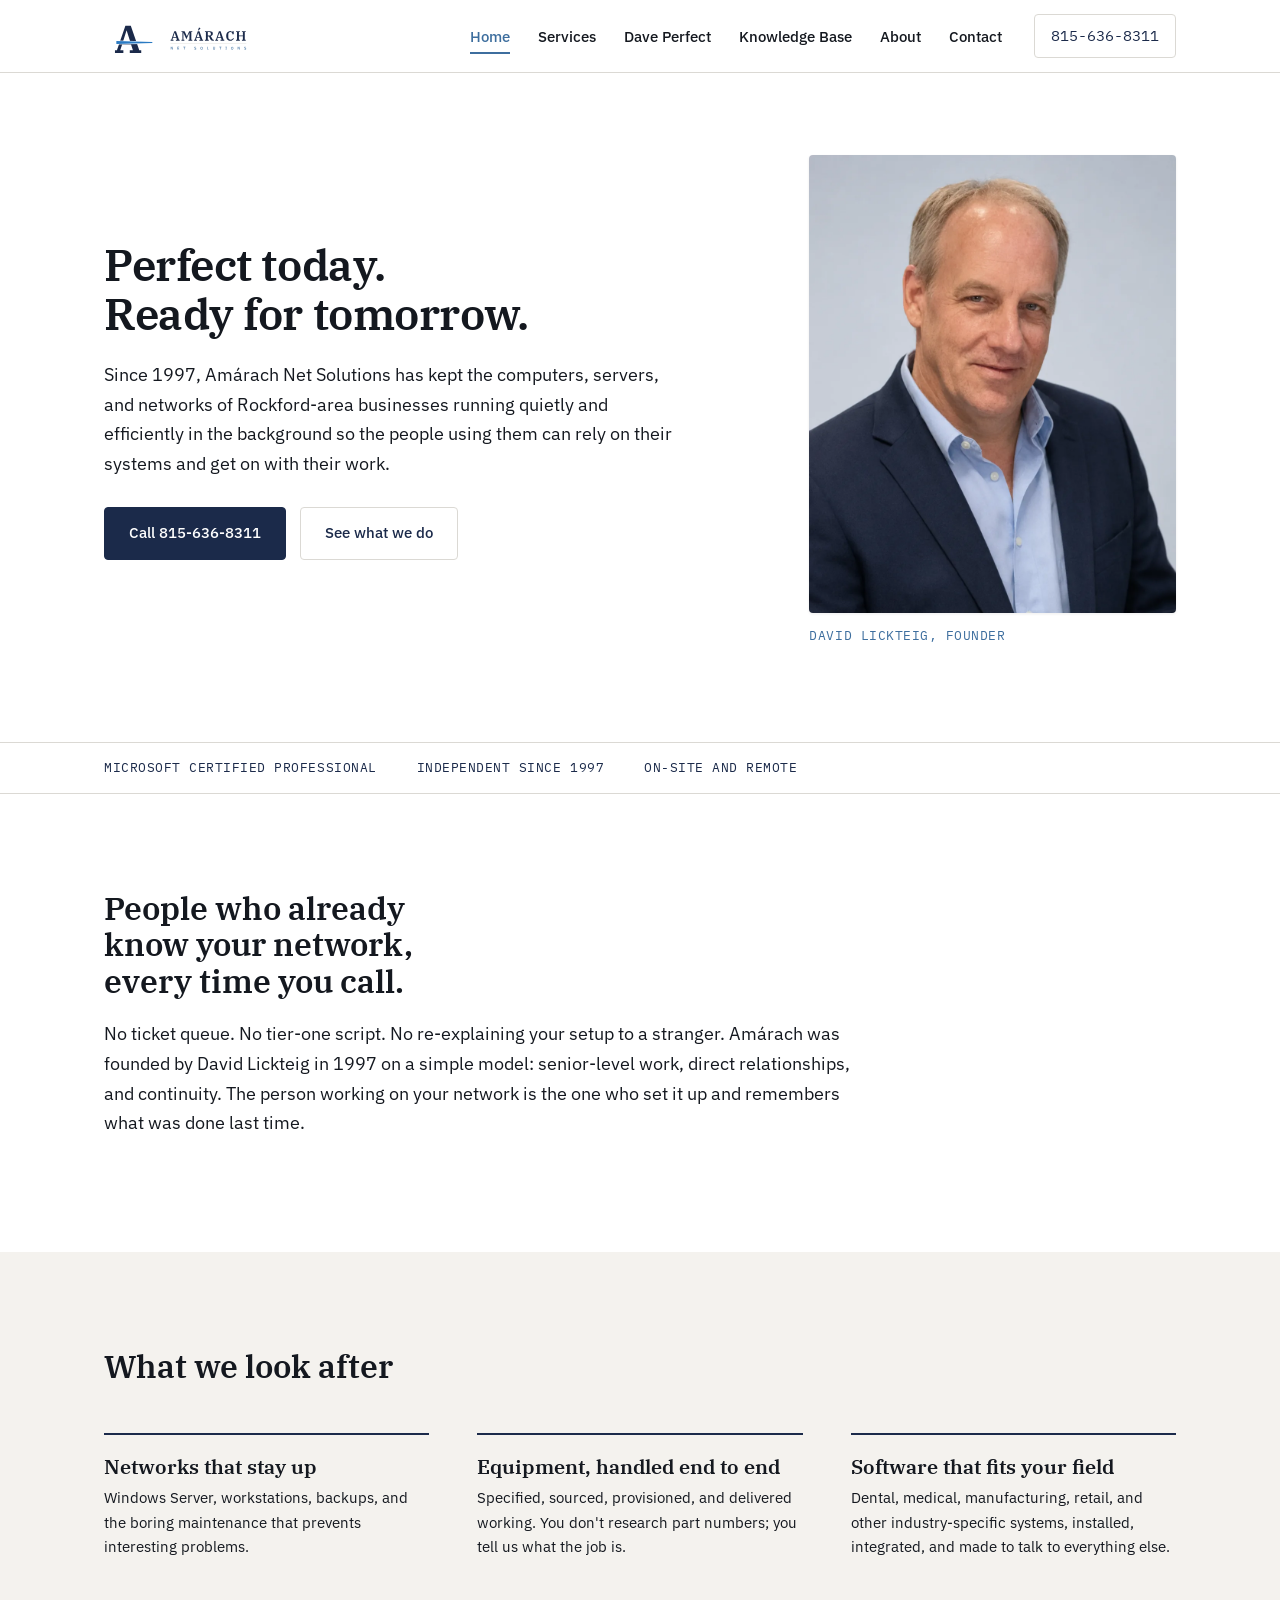
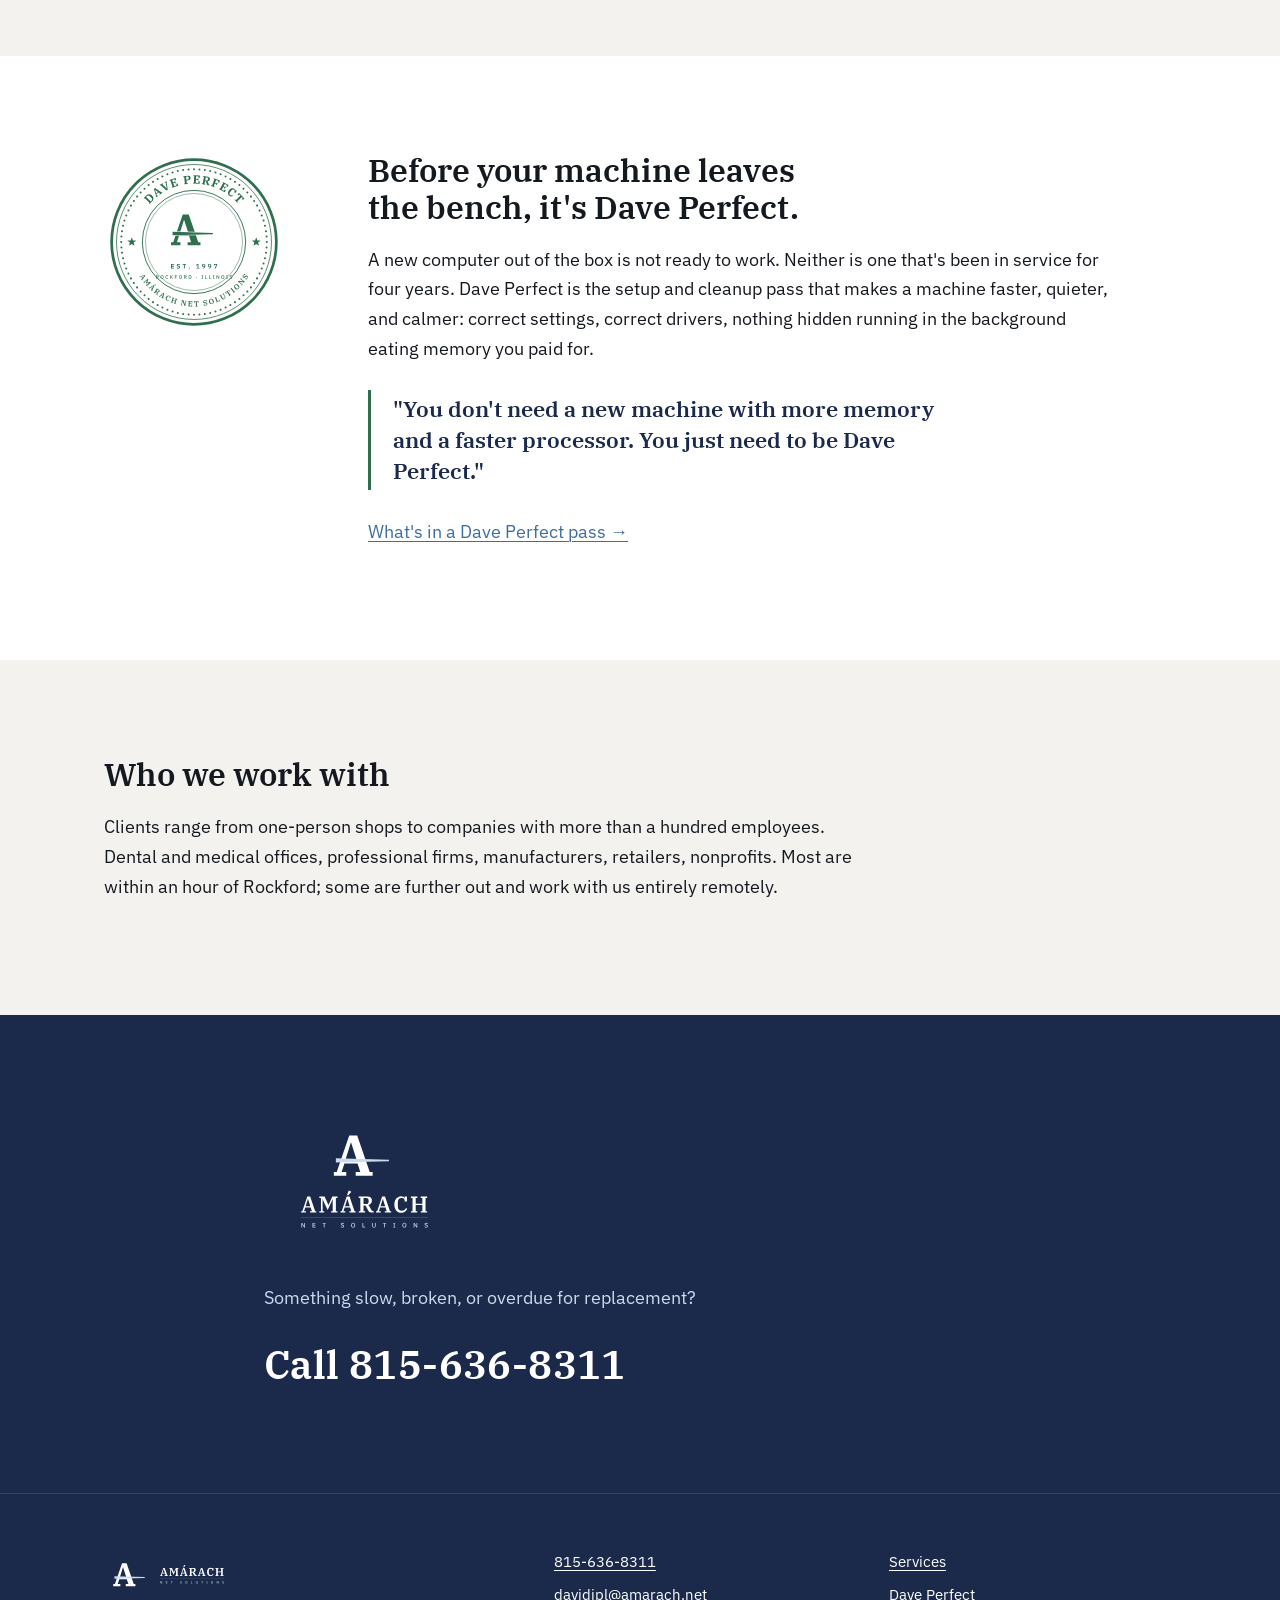
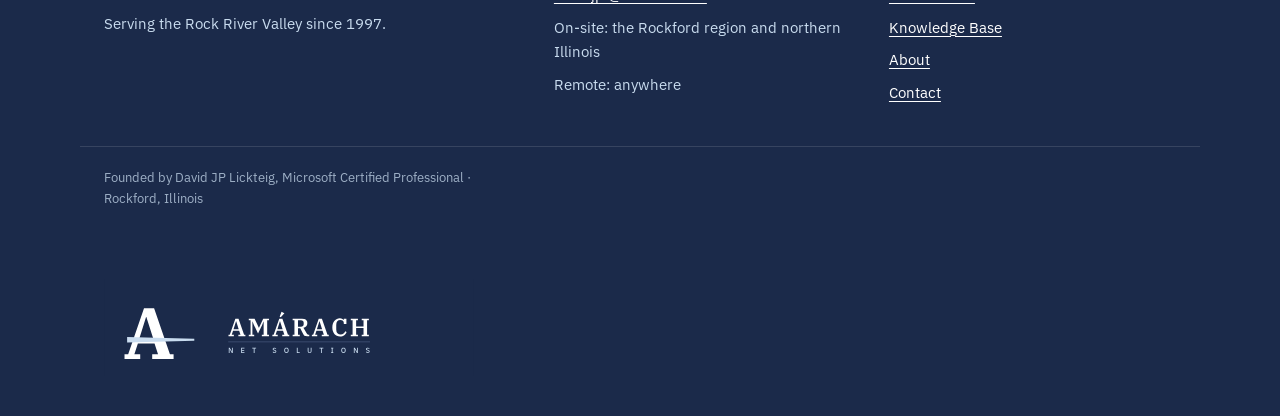
<file: index.html>
<!DOCTYPE html>
<html lang="en">
<head>
<meta charset="utf-8">
<meta name="viewport" content="width=device-width, initial-scale=1">
<title>Amárach Net Solutions | IT support for Rockford-area businesses since 1997</title>
<meta name="description" content="Networks, computers, and business software for Rockford-area businesses. Senior-level IT support, on-site and remote, since 1997. Call 815-636-8311.">
<meta property="og:title" content="Amárach Net Solutions">
<meta property="og:description" content="People who already know your network, every time you call. IT support for Rockford-area businesses since 1997.">
<meta property="og:type" content="website">
<meta property="og:image" content="https://taipan0319-byte.github.io/Amarach-Website/assets/og-card.png">
<meta property="og:image:width" content="1200">
<meta property="og:image:height" content="630">
<meta name="twitter:card" content="summary_large_image">
<meta property="og:url" content="https://amarach.net/">
<link rel="icon" href="./brand/icon-favicon.svg" type="image/svg+xml">
<link rel="stylesheet" href="./css/tokens.css">
<link rel="stylesheet" href="./css/site.css">
<script type="application/ld+json">
{
  "@context": "https://schema.org",
  "@type": "LocalBusiness",
  "name": "Amárach Net Solutions",
  "telephone": "+1-815-636-8311",
  "url": "https://amarach.net",
  "founder": "David JP Lickteig",
  "foundingDate": "1997",
  "areaServed": "Rockford region and northern Illinois; remote support nationwide",
  "description": "IT consulting, network administration, and computer support for small and midsize businesses in the Rockford, Illinois area since 1997."
}
</script>
</head>
<body>

<header class="site-header">
  <div class="wrap">
    <a class="logo" href="./" aria-label="Amárach Net Solutions home">
      <img src="./brand/logo-horizontal.svg" alt="Amárach Net Solutions" width="760" height="200">
    </a>
    <nav class="site-nav" aria-label="Main">
      <ul>
        <li><a href="./" aria-current="page">Home</a></li>
        <li><a href="./services/">Services</a></li>
        <li><a href="./dave-perfect/">Dave Perfect</a></li>
        <li><a href="./knowledge/">Knowledge Base</a></li>
        <li><a href="./about/">About</a></li>
        <li><a href="./contact/">Contact</a></li>
      </ul>
    </nav>
    <a class="header-phone" href="tel:+18156368311">815-636-8311</a>
  </div>
</header>

<main>

  <section class="hero">
    <div class="wrap">
      <div class="hero-text">
        <h1>Perfect today. Ready&nbsp;for&nbsp;tomorrow.</h1>
        <p class="lede">Since 1997, Amárach Net Solutions has kept the computers, servers, and networks of Rockford-area businesses running quietly and efficiently in the background so the people using them can rely on their systems and get on with their work.</p>
        <div class="hero-cta">
          <a class="btn btn--primary" href="tel:+18156368311">Call 815-636-8311</a>
          <a class="btn btn--ghost" href="./services/">See what we do</a>
        </div>
      </div>
      <div class="hero-photo">
        <picture>
          <source srcset="./assets/dave-hero.webp" type="image/webp">
          <img src="./assets/dave-hero.jpg" alt="David Lickteig, founder of Amárach Net Solutions" width="960" height="1200">
        </picture>
        <p class="meta photo-caption">David Lickteig, Founder</p>
      </div>
    </div>
  </section>

  <div class="proof-strip meta" role="presentation">
    <div class="wrap">
      <span>Microsoft Certified Professional</span>
      <span>Independent since 1997</span>
      <span>On-site and remote</span>
    </div>
  </div>

  <section class="section positioning">
    <div class="wrap">
      <h2>People who already know your network, every time you call.</h2>
      <p>No ticket queue. No tier-one script. No re-explaining your setup to a stranger. Amárach was founded by David Lickteig in 1997 on a simple model: senior-level work, direct relationships, and continuity. The person working on your network is the one who set it up and remembers what was done last time.</p>
    </div>
  </section>

  <section class="section section--band">
    <div class="wrap">
      <h2>What we look after</h2>
      <div class="pillars">
        <div class="pillar">
          <h3>Networks that stay up</h3>
          <p>Windows Server, workstations, backups, and the boring maintenance that prevents interesting problems.</p>
        </div>
        <div class="pillar">
          <h3>Equipment, handled end to end</h3>
          <p>Specified, sourced, provisioned, and delivered working. You don't research part numbers; you tell us what the job is.</p>
        </div>
        <div class="pillar">
          <h3>Software that fits your field</h3>
          <p>Dental, medical, manufacturing, retail, and other industry-specific systems, installed, integrated, and made to talk to everything else.</p>
        </div>
      </div>
    </div>
  </section>

  <section class="section dp-teaser">
    <div class="wrap">
      <img class="seal" src="./brand/seal-green.svg" alt="Dave Perfect seal, Amárach Net Solutions" width="460" height="460">
      <div>
        <h2>Before your machine leaves the bench, it's Dave&nbsp;Perfect.</h2>
        <p>A new computer out of the box is not ready to work. Neither is one that's been in service for four years. Dave Perfect is the setup and cleanup pass that makes a machine faster, quieter, and calmer: correct settings, correct drivers, nothing hidden running in the background eating memory you paid for.</p>
        <blockquote class="dp-quote">"You don't need a new machine with more memory and a faster processor. You just need to be Dave Perfect."</blockquote>
        <p><a href="./dave-perfect/">What's in a Dave Perfect pass&nbsp;&rarr;</a></p>
      </div>
    </div>
  </section>

  <section class="section section--band who">
    <div class="wrap">
      <h2>Who we work with</h2>
      <p>Clients range from one-person shops to companies with more than a hundred employees. Dental and medical offices, professional firms, manufacturers, retailers, nonprofits. Most are within an hour of Rockford; some are further out and work with us entirely remotely.</p>
    </div>
  </section>

  <section class="section section--navy closing">
    <div class="wrap">
      <img class="closing-logo" src="./brand/logo-stacked-reversed.svg" alt="Amárach Net Solutions" width="400" height="300">
      <p>Something slow, broken, or overdue for replacement?</p>
      <a class="phone-big" href="tel:+18156368311">Call 815-636-8311</a>
    </div>
  </section>

</main>

<footer class="site-footer">
  <div class="wrap">
    <div>
      <a class="logo" href="./" aria-label="Amárach Net Solutions home">
        <img src="./brand/logo-horizontal-reversed.svg" alt="Amárach Net Solutions" width="760" height="200">
      </a>
      <p class="tagline">Serving the Rock River Valley since 1997.</p>
    </div>
    <div>
      <ul>
        <li><a href="tel:+18156368311">815-636-8311</a></li>
        <li><a href="mailto:davidjpl@amarach.net">davidjpl@amarach.net</a></li>
        <li>On-site: the Rockford region and northern Illinois</li>
        <li>Remote: anywhere</li>
      </ul>
    </div>
    <div>
      <ul>
        <li><a href="./services/">Services</a></li>
        <li><a href="./dave-perfect/">Dave Perfect</a></li>
        <li><a href="./knowledge/">Knowledge Base</a></li>
        <li><a href="./about/">About</a></li>
        <li><a href="./contact/">Contact</a></li>
      </ul>
    </div>
  </div>
  <div class="wrap footer-meta">
    <p>Founded by David JP Lickteig, Microsoft Certified Professional &middot; Rockford, Illinois</p>
  </div>
  <div class="wrap footer-biglogo">
    <img src="./brand/logo-horizontal-reversed.svg" alt="" aria-hidden="true" width="760" height="200">
  </div>
</footer>

</body>
</html>
</file>
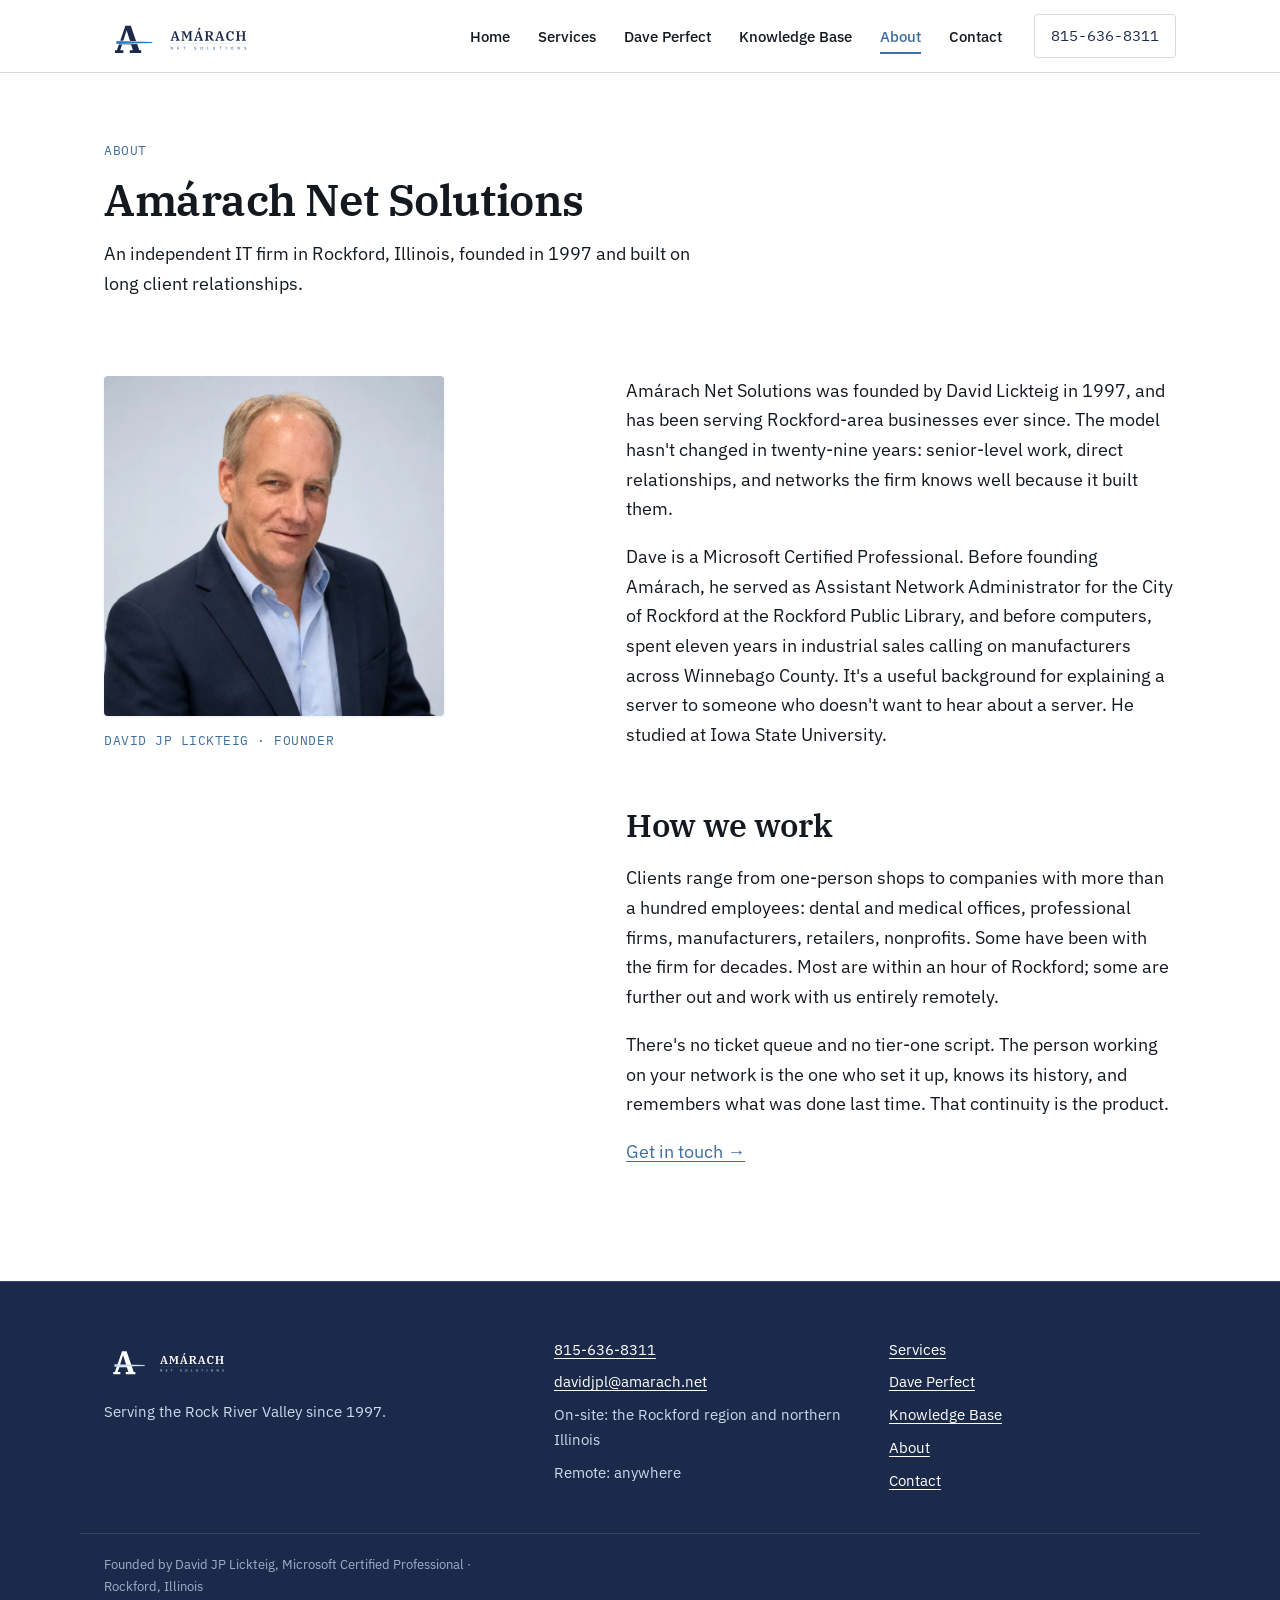
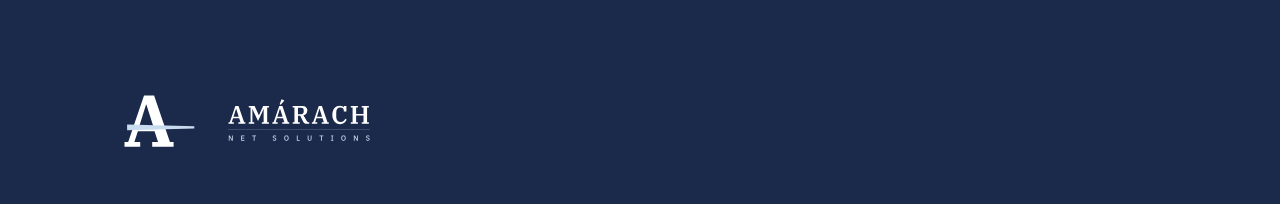
<file: about/index.html>
<!DOCTYPE html>
<html lang="en">
<head>
<meta charset="utf-8">
<meta name="viewport" content="width=device-width, initial-scale=1">
<title>About | Amárach Net Solutions</title>
<meta name="description" content="Amárach Net Solutions is an independent IT firm in Rockford, Illinois, founded by David Lickteig in 1997.">
<meta property="og:title" content="About | Amárach Net Solutions">
<meta property="og:description" content="Amárach Net Solutions is an independent IT firm in Rockford, Illinois, founded by David Lickteig in 1997.">
<meta property="og:type" content="website">
<meta property="og:image" content="https://taipan0319-byte.github.io/Amarach-Website/assets/og-card.png">
<meta property="og:image:width" content="1200">
<meta property="og:image:height" content="630">
<meta name="twitter:card" content="summary_large_image">
<link rel="icon" href="../brand/icon-favicon.svg" type="image/svg+xml">
<link rel="stylesheet" href="../css/tokens.css">
<link rel="stylesheet" href="../css/site.css">
</head>
<body>

<header class="site-header">
  <div class="wrap">
    <a class="logo" href="../" aria-label="Amárach Net Solutions home">
      <img src="../brand/logo-horizontal.svg" alt="Amárach Net Solutions" width="760" height="200">
    </a>
    <nav class="site-nav" aria-label="Main">
      <ul>
        <li><a href="../">Home</a></li>
        <li><a href="../services/">Services</a></li>
        <li><a href="../dave-perfect/">Dave Perfect</a></li>
        <li><a href="../knowledge/">Knowledge Base</a></li>
        <li><a href="../about/" aria-current="page">About</a></li>
        <li><a href="../contact/">Contact</a></li>
      </ul>
    </nav>
    <a class="header-phone" href="tel:+18156368311">815-636-8311</a>
  </div>
</header>

<main>

  <div class="page-hero">
    <div class="wrap">
      <p class="meta kicker">About</p>
      <h1>Amárach Net Solutions</h1>
      <p class="lede">An independent IT firm in Rockford, Illinois, founded in 1997 and built on long client relationships.</p>
    </div>
  </div>
  <section class="section" style="padding-top: calc(var(--section) * 0.3);">
    <div class="wrap contact-grid">
      <div style="max-width: 340px;">
        <picture>
          <source srcset="../assets/dave-about.webp" type="image/webp">
          <img src="../assets/dave-about.jpg" alt="David Lickteig, founder of Amárach Net Solutions" width="800" height="800" style="border-radius: var(--radius); box-shadow: var(--shadow);">
        </picture>
        <p class="meta" style="margin-top: 14px; color: var(--blue);">David JP Lickteig &middot; Founder</p>
      </div>
      <div class="prose">
        <p>Amárach Net Solutions was founded by David Lickteig in 1997, and has been serving Rockford-area businesses ever since. The model hasn't changed in twenty-nine years: senior-level work, direct relationships, and networks the firm knows well because it built them.</p>
        <p>Dave is a Microsoft Certified Professional. Before founding Amárach, he served as Assistant Network Administrator for the City of Rockford at the Rockford Public Library, and before computers, spent eleven years in industrial sales calling on manufacturers across Winnebago County. It's a useful background for explaining a server to someone who doesn't want to hear about a server. He studied at Iowa State University.</p>
        <h2>How we work</h2>
        <p>Clients range from one-person shops to companies with more than a hundred employees: dental and medical offices, professional firms, manufacturers, retailers, nonprofits. Some have been with the firm for decades. Most are within an hour of Rockford; some are further out and work with us entirely remotely.</p>
        <p>There's no ticket queue and no tier-one script. The person working on your network is the one who set it up, knows its history, and remembers what was done last time. That continuity is the product.</p>
        <p><a href="../contact/">Get in touch &rarr;</a></p>
      </div>
    </div>
  </section>

</main>

<footer class="site-footer">
  <div class="wrap">
    <div>
      <a class="logo" href="../" aria-label="Amárach Net Solutions home">
        <img src="../brand/logo-horizontal-reversed.svg" alt="Amárach Net Solutions" width="760" height="200">
      </a>
      <p class="tagline">Serving the Rock River Valley since 1997.</p>
    </div>
    <div>
      <ul>
        <li><a href="tel:+18156368311">815-636-8311</a></li>
        <li><a href="mailto:davidjpl@amarach.net">davidjpl@amarach.net</a></li>
        <li>On-site: the Rockford region and northern Illinois</li>
        <li>Remote: anywhere</li>
      </ul>
    </div>
    <div>
      <ul>
        <li><a href="../services/">Services</a></li>
        <li><a href="../dave-perfect/">Dave Perfect</a></li>
        <li><a href="../knowledge/">Knowledge Base</a></li>
        <li><a href="../about/">About</a></li>
        <li><a href="../contact/">Contact</a></li>
      </ul>
    </div>
  </div>
  <div class="wrap footer-meta">
    <p>Founded by David JP Lickteig, Microsoft Certified Professional &middot; Rockford, Illinois</p>
  </div>
  <div class="wrap footer-biglogo">
    <img src="../brand/logo-horizontal-reversed.svg" alt="" aria-hidden="true" width="760" height="200">
  </div>
</footer>

</body>
</html>
</file>
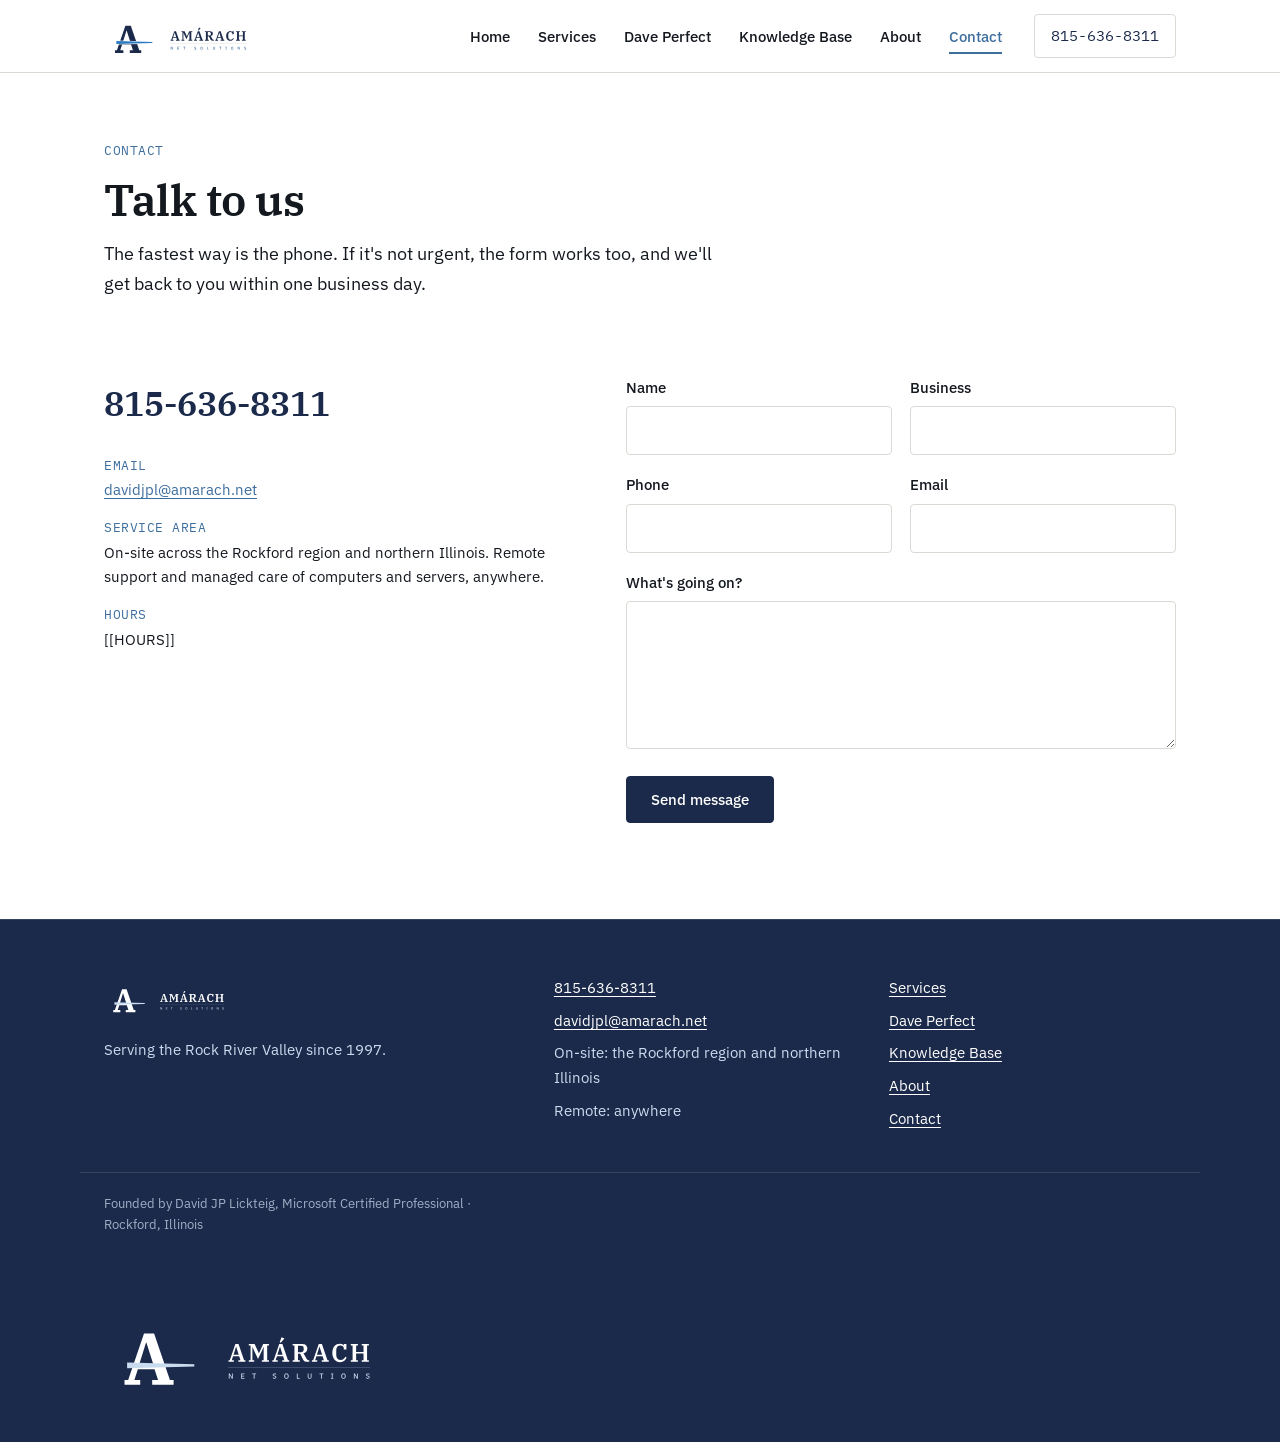
<file: contact/index.html>
<!DOCTYPE html>
<html lang="en">
<head>
<meta charset="utf-8">
<meta name="viewport" content="width=device-width, initial-scale=1">
<title>Contact | Amárach Net Solutions</title>
<meta name="description" content="Call 815-636-8311 or send a message. IT support for Rockford-area businesses, on-site and remote.">
<meta property="og:title" content="Contact | Amárach Net Solutions">
<meta property="og:description" content="Call 815-636-8311 or send a message. IT support for Rockford-area businesses, on-site and remote.">
<meta property="og:type" content="website">
<meta property="og:image" content="https://taipan0319-byte.github.io/Amarach-Website/assets/og-card.png">
<meta property="og:image:width" content="1200">
<meta property="og:image:height" content="630">
<meta name="twitter:card" content="summary_large_image">
<link rel="icon" href="../brand/icon-favicon.svg" type="image/svg+xml">
<link rel="stylesheet" href="../css/tokens.css">
<link rel="stylesheet" href="../css/site.css">
</head>
<body>

<header class="site-header">
  <div class="wrap">
    <a class="logo" href="../" aria-label="Amárach Net Solutions home">
      <img src="../brand/logo-horizontal.svg" alt="Amárach Net Solutions" width="760" height="200">
    </a>
    <nav class="site-nav" aria-label="Main">
      <ul>
        <li><a href="../">Home</a></li>
        <li><a href="../services/">Services</a></li>
        <li><a href="../dave-perfect/">Dave Perfect</a></li>
        <li><a href="../knowledge/">Knowledge Base</a></li>
        <li><a href="../about/">About</a></li>
        <li><a href="../contact/" aria-current="page">Contact</a></li>
      </ul>
    </nav>
    <a class="header-phone" href="tel:+18156368311">815-636-8311</a>
  </div>
</header>

<main>

  <div class="page-hero">
    <div class="wrap">
      <p class="meta kicker">Contact</p>
      <h1>Talk to us</h1>
      <p class="lede">The fastest way is the phone. If it's not urgent, the form works too, and we'll get back to you within one business day.</p>
    </div>
  </div>
  <section class="section" style="padding-top: calc(var(--section) * 0.3);">
    <div class="wrap contact-grid">
      <div>
        <a class="contact-phone" href="tel:+18156368311">815-636-8311</a>
        <ul class="contact-facts">
          <li><span class="meta">Email</span><a href="mailto:davidjpl@amarach.net">davidjpl@amarach.net</a></li>
          <li><span class="meta">Service area</span>On-site across the Rockford region and northern Illinois. Remote support and managed care of computers and servers, anywhere.</li>
          <li><span class="meta">Hours</span>[[HOURS]]</li>
        </ul>
      </div>
      <form method="POST" action="/api/contact" class="contact-form">
        <div class="form-grid">
          <div>
            <label for="cf-name">Name</label>
            <input id="cf-name" name="name" autocomplete="name" required>
          </div>
          <div>
            <label for="cf-business">Business</label>
            <input id="cf-business" name="business" autocomplete="organization">
          </div>
          <div>
            <label for="cf-phone">Phone</label>
            <input id="cf-phone" name="phone" type="tel" autocomplete="tel">
          </div>
          <div>
            <label for="cf-email">Email</label>
            <input id="cf-email" name="email" type="email" autocomplete="email" required>
          </div>
          <div class="full">
            <label for="cf-message">What's going on?</label>
            <textarea id="cf-message" name="message" rows="5" required></textarea>
          </div>
          <div class="hp" aria-hidden="true">
            <label for="cf-website">Website</label>
            <input id="cf-website" name="website" tabindex="-1" autocomplete="off">
          </div>
          <div class="full">
            <button class="btn btn--primary" type="submit">Send message</button>
          </div>
        </div>
      </form>
    </div>
  </section>

</main>

<footer class="site-footer">
  <div class="wrap">
    <div>
      <a class="logo" href="../" aria-label="Amárach Net Solutions home">
        <img src="../brand/logo-horizontal-reversed.svg" alt="Amárach Net Solutions" width="760" height="200">
      </a>
      <p class="tagline">Serving the Rock River Valley since 1997.</p>
    </div>
    <div>
      <ul>
        <li><a href="tel:+18156368311">815-636-8311</a></li>
        <li><a href="mailto:davidjpl@amarach.net">davidjpl@amarach.net</a></li>
        <li>On-site: the Rockford region and northern Illinois</li>
        <li>Remote: anywhere</li>
      </ul>
    </div>
    <div>
      <ul>
        <li><a href="../services/">Services</a></li>
        <li><a href="../dave-perfect/">Dave Perfect</a></li>
        <li><a href="../knowledge/">Knowledge Base</a></li>
        <li><a href="../about/">About</a></li>
        <li><a href="../contact/">Contact</a></li>
      </ul>
    </div>
  </div>
  <div class="wrap footer-meta">
    <p>Founded by David JP Lickteig, Microsoft Certified Professional &middot; Rockford, Illinois</p>
  </div>
  <div class="wrap footer-biglogo">
    <img src="../brand/logo-horizontal-reversed.svg" alt="" aria-hidden="true" width="760" height="200">
  </div>
</footer>

</body>
</html>
</file>
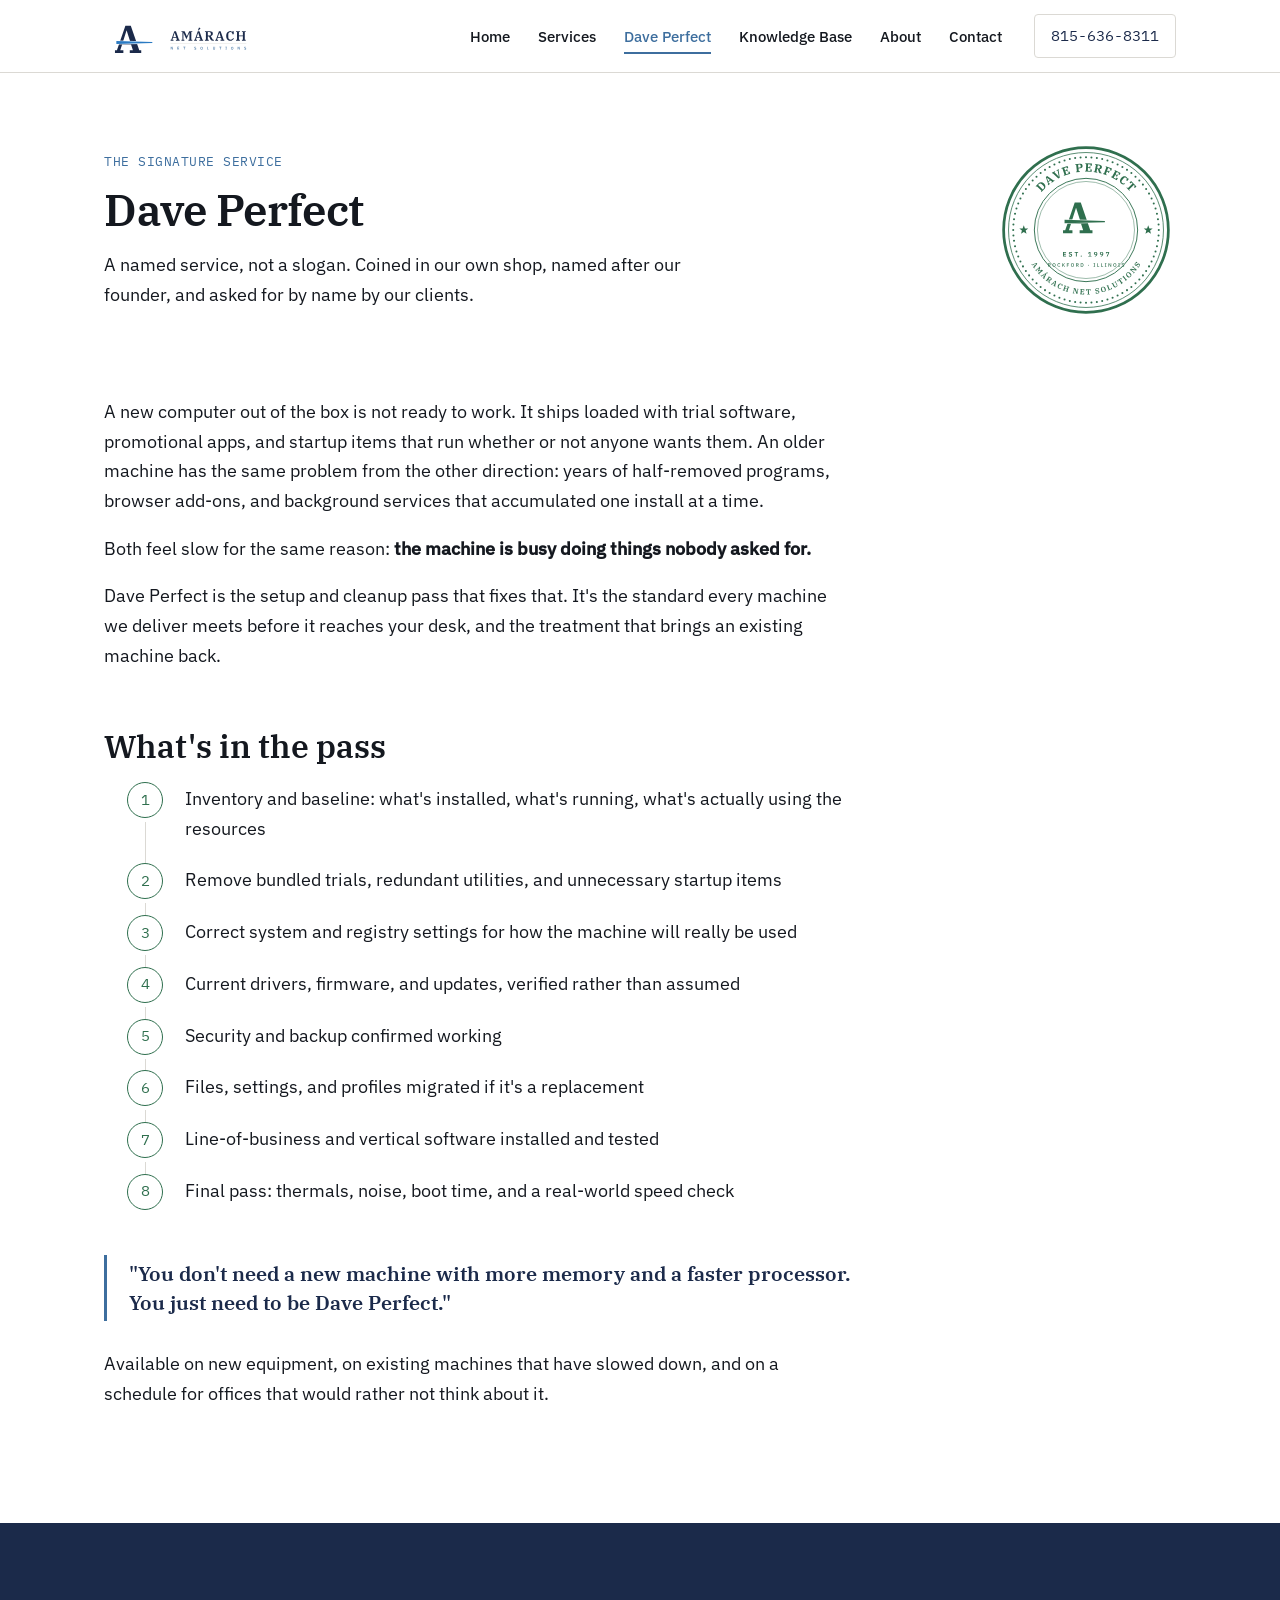
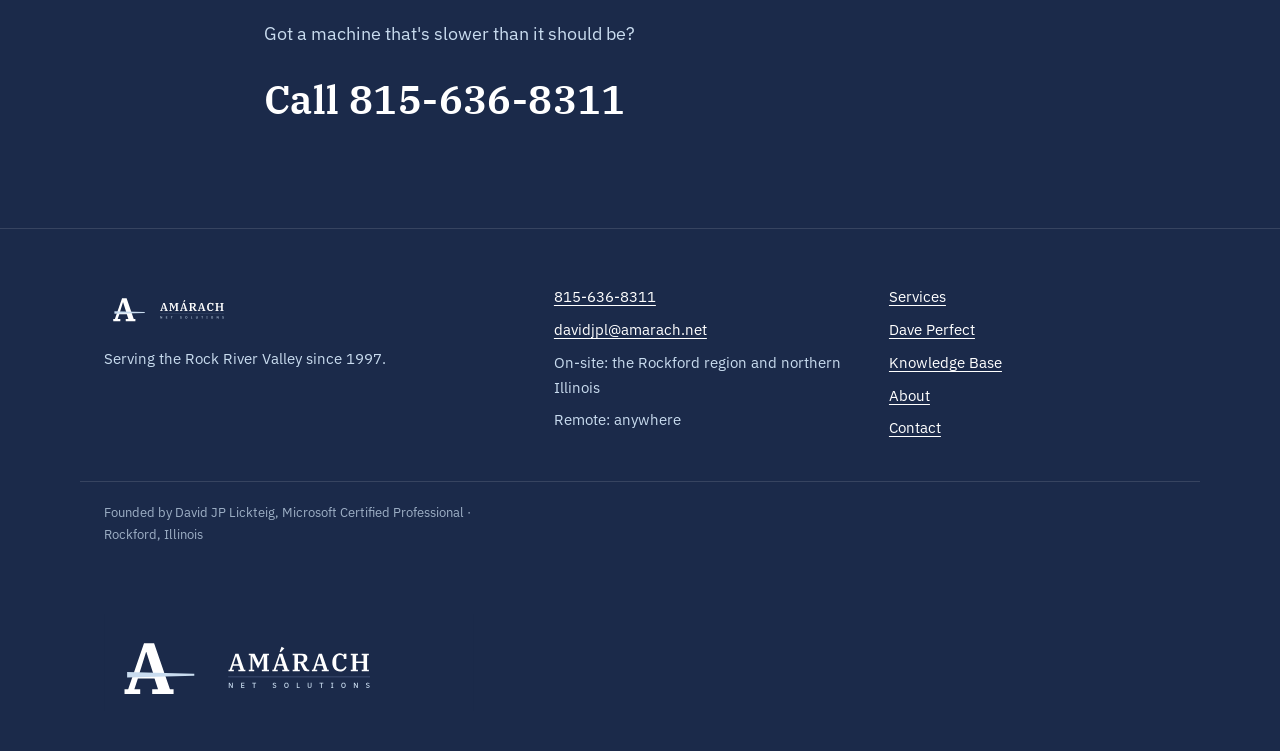
<file: dave-perfect/index.html>
<!DOCTYPE html>
<html lang="en">
<head>
<meta charset="utf-8">
<meta name="viewport" content="width=device-width, initial-scale=1">
<title>Dave Perfect | Amárach Net Solutions</title>
<meta name="description" content="Dave Perfect is Amárach's signature setup and cleanup service: the pass that makes a machine faster, quieter, and calmer, on new equipment and old.">
<meta property="og:title" content="Dave Perfect | Amárach Net Solutions">
<meta property="og:description" content="Dave Perfect is Amárach's signature setup and cleanup service: the pass that makes a machine faster, quieter, and calmer, on new equipment and old.">
<meta property="og:type" content="website">
<meta property="og:image" content="https://taipan0319-byte.github.io/Amarach-Website/assets/og-card.png">
<meta property="og:image:width" content="1200">
<meta property="og:image:height" content="630">
<meta name="twitter:card" content="summary_large_image">
<link rel="icon" href="../brand/icon-favicon.svg" type="image/svg+xml">
<link rel="stylesheet" href="../css/tokens.css">
<link rel="stylesheet" href="../css/site.css">
</head>
<body>

<header class="site-header">
  <div class="wrap">
    <a class="logo" href="../" aria-label="Amárach Net Solutions home">
      <img src="../brand/logo-horizontal.svg" alt="Amárach Net Solutions" width="760" height="200">
    </a>
    <nav class="site-nav" aria-label="Main">
      <ul>
        <li><a href="../">Home</a></li>
        <li><a href="../services/">Services</a></li>
        <li><a href="../dave-perfect/" aria-current="page">Dave Perfect</a></li>
        <li><a href="../knowledge/">Knowledge Base</a></li>
        <li><a href="../about/">About</a></li>
        <li><a href="../contact/">Contact</a></li>
      </ul>
    </nav>
    <a class="header-phone" href="tel:+18156368311">815-636-8311</a>
  </div>
</header>

<main>

  <div class="page-hero">
    <div class="wrap dp-hero-grid">
      <div>
        <p class="meta kicker">The signature service</p>
        <h1>Dave Perfect</h1>
        <p class="lede">A named service, not a slogan. Coined in our own shop, named after our founder, and asked for by name by our clients.</p>
      </div>
      <img class="dp-hero-seal" src="../brand/seal-green.svg" alt="Dave Perfect seal, Amárach Net Solutions" width="200" height="200">
    </div>
  </div>
  <section class="section" style="padding-top: calc(var(--section) * 0.3);">
    <div class="wrap">
      <div class="prose">
        <p>A new computer out of the box is not ready to work. It ships loaded with trial software, promotional apps, and startup items that run whether or not anyone wants them. An older machine has the same problem from the other direction: years of half-removed programs, browser add-ons, and background services that accumulated one install at a time.</p>
        <p>Both feel slow for the same reason: <strong>the machine is busy doing things nobody asked for.</strong></p>
        <p>Dave Perfect is the setup and cleanup pass that fixes that. It's the standard every machine we deliver meets before it reaches your desk, and the treatment that brings an existing machine back.</p>
        <h2>What's in the pass</h2>
        <ol class="dp-steps">
        <li>Inventory and baseline: what's installed, what's running, what's actually using the resources</li>
        <li>Remove bundled trials, redundant utilities, and unnecessary startup items</li>
        <li>Correct system and registry settings for how the machine will really be used</li>
        <li>Current drivers, firmware, and updates, verified rather than assumed</li>
        <li>Security and backup confirmed working</li>
        <li>Files, settings, and profiles migrated if it's a replacement</li>
        <li>Line-of-business and vertical software installed and tested</li>
        <li>Final pass: thermals, noise, boot time, and a real-world speed check</li>
        </ol>
        <blockquote>"You don't need a new machine with more memory and a faster processor. You just need to be Dave Perfect."</blockquote>
        <p>Available on new equipment, on existing machines that have slowed down, and on a schedule for offices that would rather not think about it.</p>
      </div>
    </div>
  </section>
  <section class="section section--navy closing">
    <div class="wrap">
      <p>Got a machine that's slower than it should be?</p>
      <a class="phone-big" href="tel:+18156368311">Call 815-636-8311</a>
    </div>
  </section>

</main>

<footer class="site-footer">
  <div class="wrap">
    <div>
      <a class="logo" href="../" aria-label="Amárach Net Solutions home">
        <img src="../brand/logo-horizontal-reversed.svg" alt="Amárach Net Solutions" width="760" height="200">
      </a>
      <p class="tagline">Serving the Rock River Valley since 1997.</p>
    </div>
    <div>
      <ul>
        <li><a href="tel:+18156368311">815-636-8311</a></li>
        <li><a href="mailto:davidjpl@amarach.net">davidjpl@amarach.net</a></li>
        <li>On-site: the Rockford region and northern Illinois</li>
        <li>Remote: anywhere</li>
      </ul>
    </div>
    <div>
      <ul>
        <li><a href="../services/">Services</a></li>
        <li><a href="../dave-perfect/">Dave Perfect</a></li>
        <li><a href="../knowledge/">Knowledge Base</a></li>
        <li><a href="../about/">About</a></li>
        <li><a href="../contact/">Contact</a></li>
      </ul>
    </div>
  </div>
  <div class="wrap footer-meta">
    <p>Founded by David JP Lickteig, Microsoft Certified Professional &middot; Rockford, Illinois</p>
  </div>
  <div class="wrap footer-biglogo">
    <img src="../brand/logo-horizontal-reversed.svg" alt="" aria-hidden="true" width="760" height="200">
  </div>
</footer>

</body>
</html>
</file>
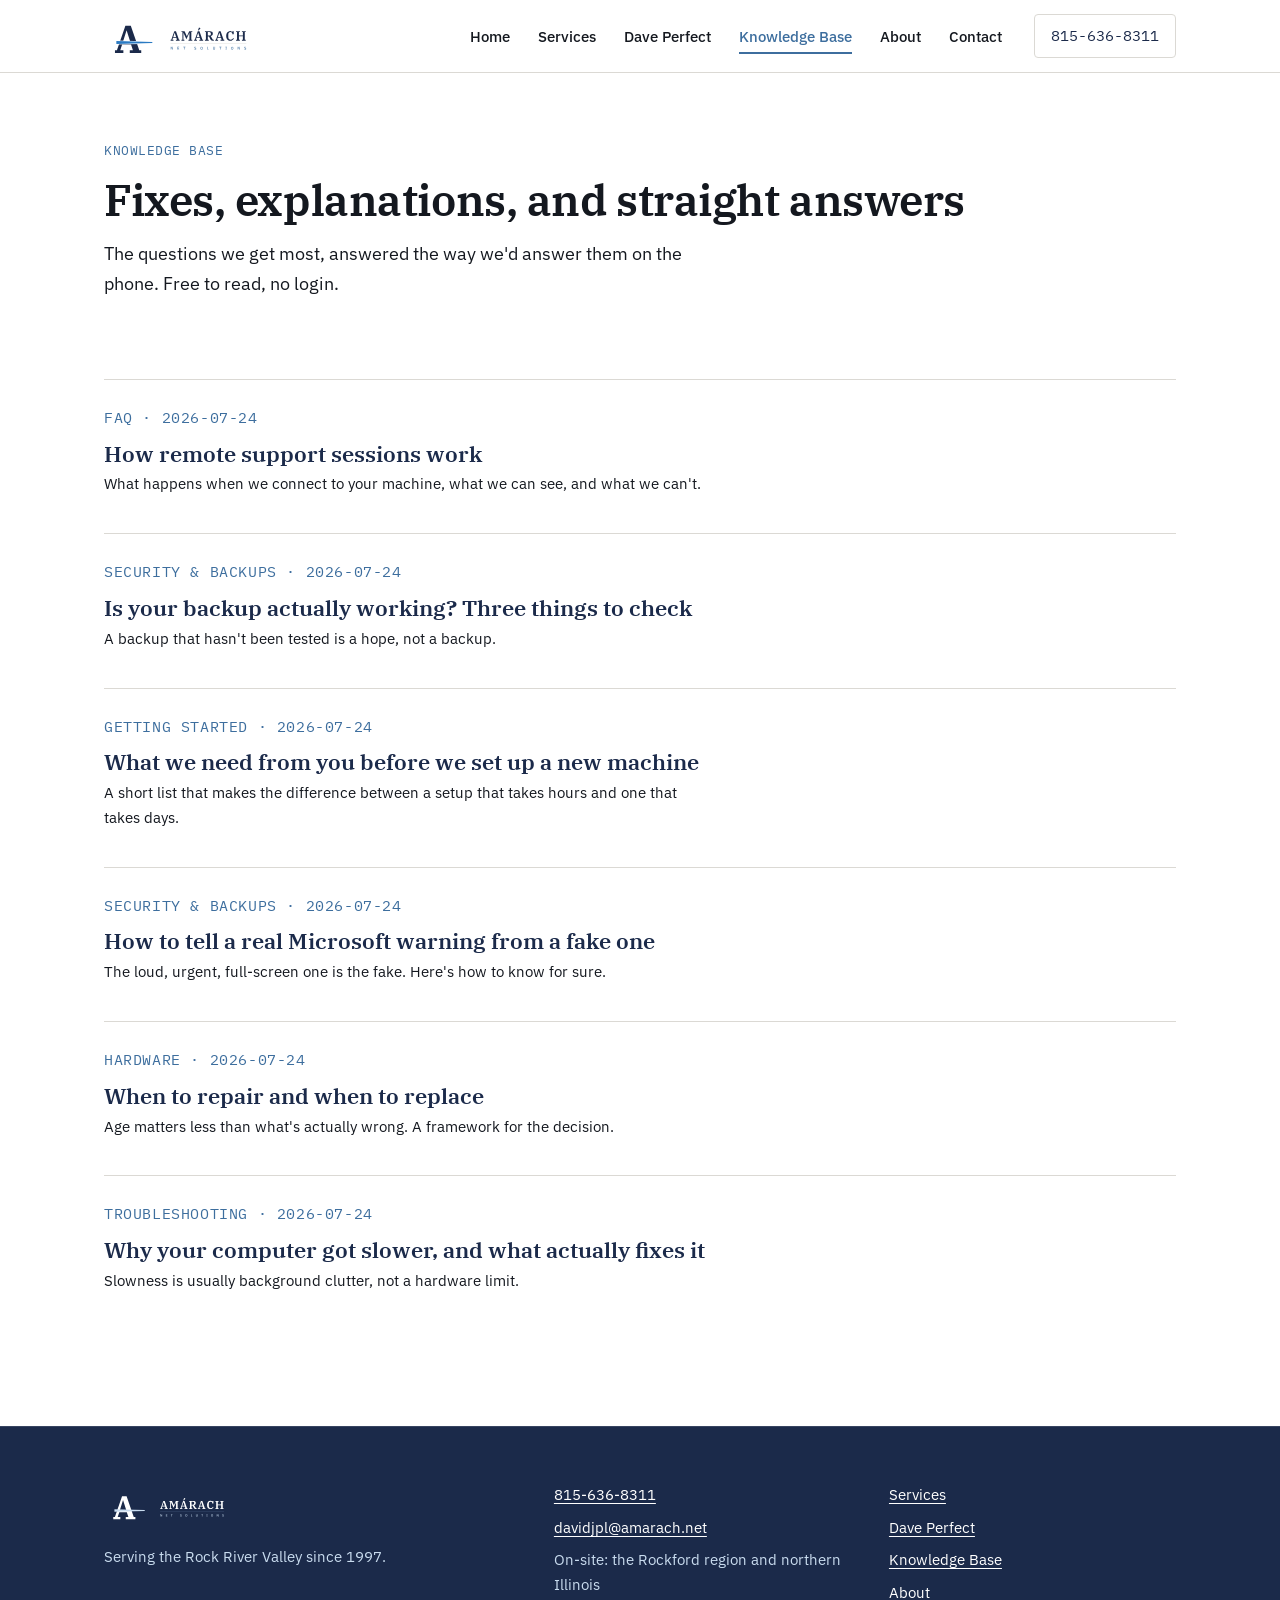
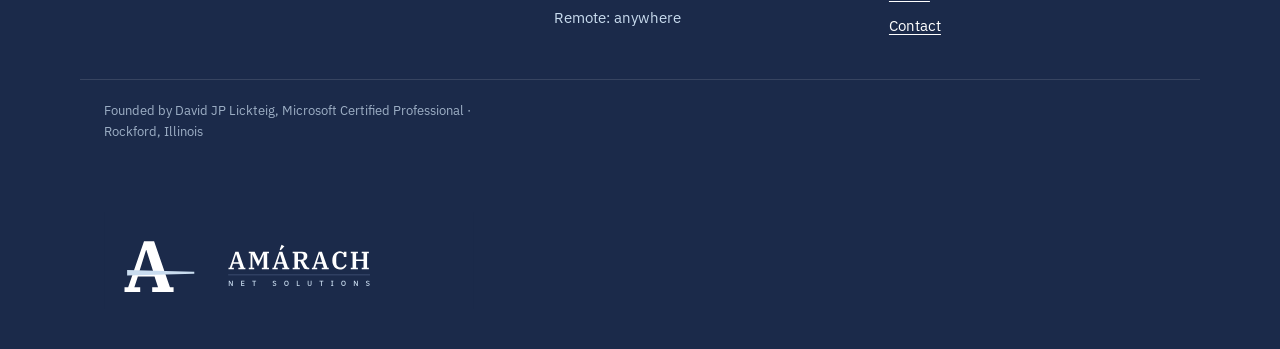
<file: knowledge/index.html>
<!DOCTYPE html>
<html lang="en">
<head>
<meta charset="utf-8">
<meta name="viewport" content="width=device-width, initial-scale=1">
<title>Knowledge Base | Amárach Net Solutions</title>
<meta name="description" content="Fixes, explanations, and answers to the questions Rockford-area businesses ask us most. Free to read, no login.">
<meta property="og:title" content="Knowledge Base | Amárach Net Solutions">
<meta property="og:description" content="Fixes, explanations, and answers to the questions Rockford-area businesses ask us most. Free to read, no login.">
<meta property="og:type" content="website">
<meta property="og:image" content="https://taipan0319-byte.github.io/Amarach-Website/assets/og-card.png">
<meta property="og:image:width" content="1200">
<meta property="og:image:height" content="630">
<meta name="twitter:card" content="summary_large_image">
<link rel="icon" href="../brand/icon-favicon.svg" type="image/svg+xml">
<link rel="stylesheet" href="../css/tokens.css">
<link rel="stylesheet" href="../css/site.css">
</head>
<body>

<header class="site-header">
  <div class="wrap">
    <a class="logo" href="../" aria-label="Amárach Net Solutions home">
      <img src="../brand/logo-horizontal.svg" alt="Amárach Net Solutions" width="760" height="200">
    </a>
    <nav class="site-nav" aria-label="Main">
      <ul>
        <li><a href="../">Home</a></li>
        <li><a href="../services/">Services</a></li>
        <li><a href="../dave-perfect/">Dave Perfect</a></li>
        <li><a href="../knowledge/" aria-current="page">Knowledge Base</a></li>
        <li><a href="../about/">About</a></li>
        <li><a href="../contact/">Contact</a></li>
      </ul>
    </nav>
    <a class="header-phone" href="tel:+18156368311">815-636-8311</a>
  </div>
</header>

<main>

  <div class="page-hero">
    <div class="wrap">
      <p class="meta kicker">Knowledge base</p>
      <h1>Fixes, explanations, and straight answers</h1>
      <p class="lede">The questions we get most, answered the way we'd answer them on the phone. Free to read, no login.</p>
    </div>
  </div>
  <section class="section" style="padding-top: 0;">
    <div class="wrap">
      <ul class="kb-list">

        <li class="kb-card">
          <p class="meta">FAQ &middot; 2026-07-24</p>
          <h2><a href="../knowledge/how-remote-support-works/">How remote support sessions work</a></h2>
          <p>What happens when we connect to your machine, what we can see, and what we can't.</p>
        </li>

        <li class="kb-card">
          <p class="meta">Security & Backups &middot; 2026-07-24</p>
          <h2><a href="../knowledge/is-your-backup-working/">Is your backup actually working? Three things to check</a></h2>
          <p>A backup that hasn't been tested is a hope, not a backup.</p>
        </li>

        <li class="kb-card">
          <p class="meta">Getting Started &middot; 2026-07-24</p>
          <h2><a href="../knowledge/new-machine-checklist/">What we need from you before we set up a new machine</a></h2>
          <p>A short list that makes the difference between a setup that takes hours and one that takes days.</p>
        </li>

        <li class="kb-card">
          <p class="meta">Security & Backups &middot; 2026-07-24</p>
          <h2><a href="../knowledge/real-vs-fake-warnings/">How to tell a real Microsoft warning from a fake one</a></h2>
          <p>The loud, urgent, full-screen one is the fake. Here's how to know for sure.</p>
        </li>

        <li class="kb-card">
          <p class="meta">Hardware &middot; 2026-07-24</p>
          <h2><a href="../knowledge/repair-or-replace/">When to repair and when to replace</a></h2>
          <p>Age matters less than what's actually wrong. A framework for the decision.</p>
        </li>

        <li class="kb-card">
          <p class="meta">Troubleshooting &middot; 2026-07-24</p>
          <h2><a href="../knowledge/why-your-computer-got-slower/">Why your computer got slower, and what actually fixes it</a></h2>
          <p>Slowness is usually background clutter, not a hardware limit.</p>
        </li>
      </ul>
    </div>
  </section>

</main>

<footer class="site-footer">
  <div class="wrap">
    <div>
      <a class="logo" href="../" aria-label="Amárach Net Solutions home">
        <img src="../brand/logo-horizontal-reversed.svg" alt="Amárach Net Solutions" width="760" height="200">
      </a>
      <p class="tagline">Serving the Rock River Valley since 1997.</p>
    </div>
    <div>
      <ul>
        <li><a href="tel:+18156368311">815-636-8311</a></li>
        <li><a href="mailto:davidjpl@amarach.net">davidjpl@amarach.net</a></li>
        <li>On-site: the Rockford region and northern Illinois</li>
        <li>Remote: anywhere</li>
      </ul>
    </div>
    <div>
      <ul>
        <li><a href="../services/">Services</a></li>
        <li><a href="../dave-perfect/">Dave Perfect</a></li>
        <li><a href="../knowledge/">Knowledge Base</a></li>
        <li><a href="../about/">About</a></li>
        <li><a href="../contact/">Contact</a></li>
      </ul>
    </div>
  </div>
  <div class="wrap footer-meta">
    <p>Founded by David JP Lickteig, Microsoft Certified Professional &middot; Rockford, Illinois</p>
  </div>
  <div class="wrap footer-biglogo">
    <img src="../brand/logo-horizontal-reversed.svg" alt="" aria-hidden="true" width="760" height="200">
  </div>
</footer>

</body>
</html>
</file>
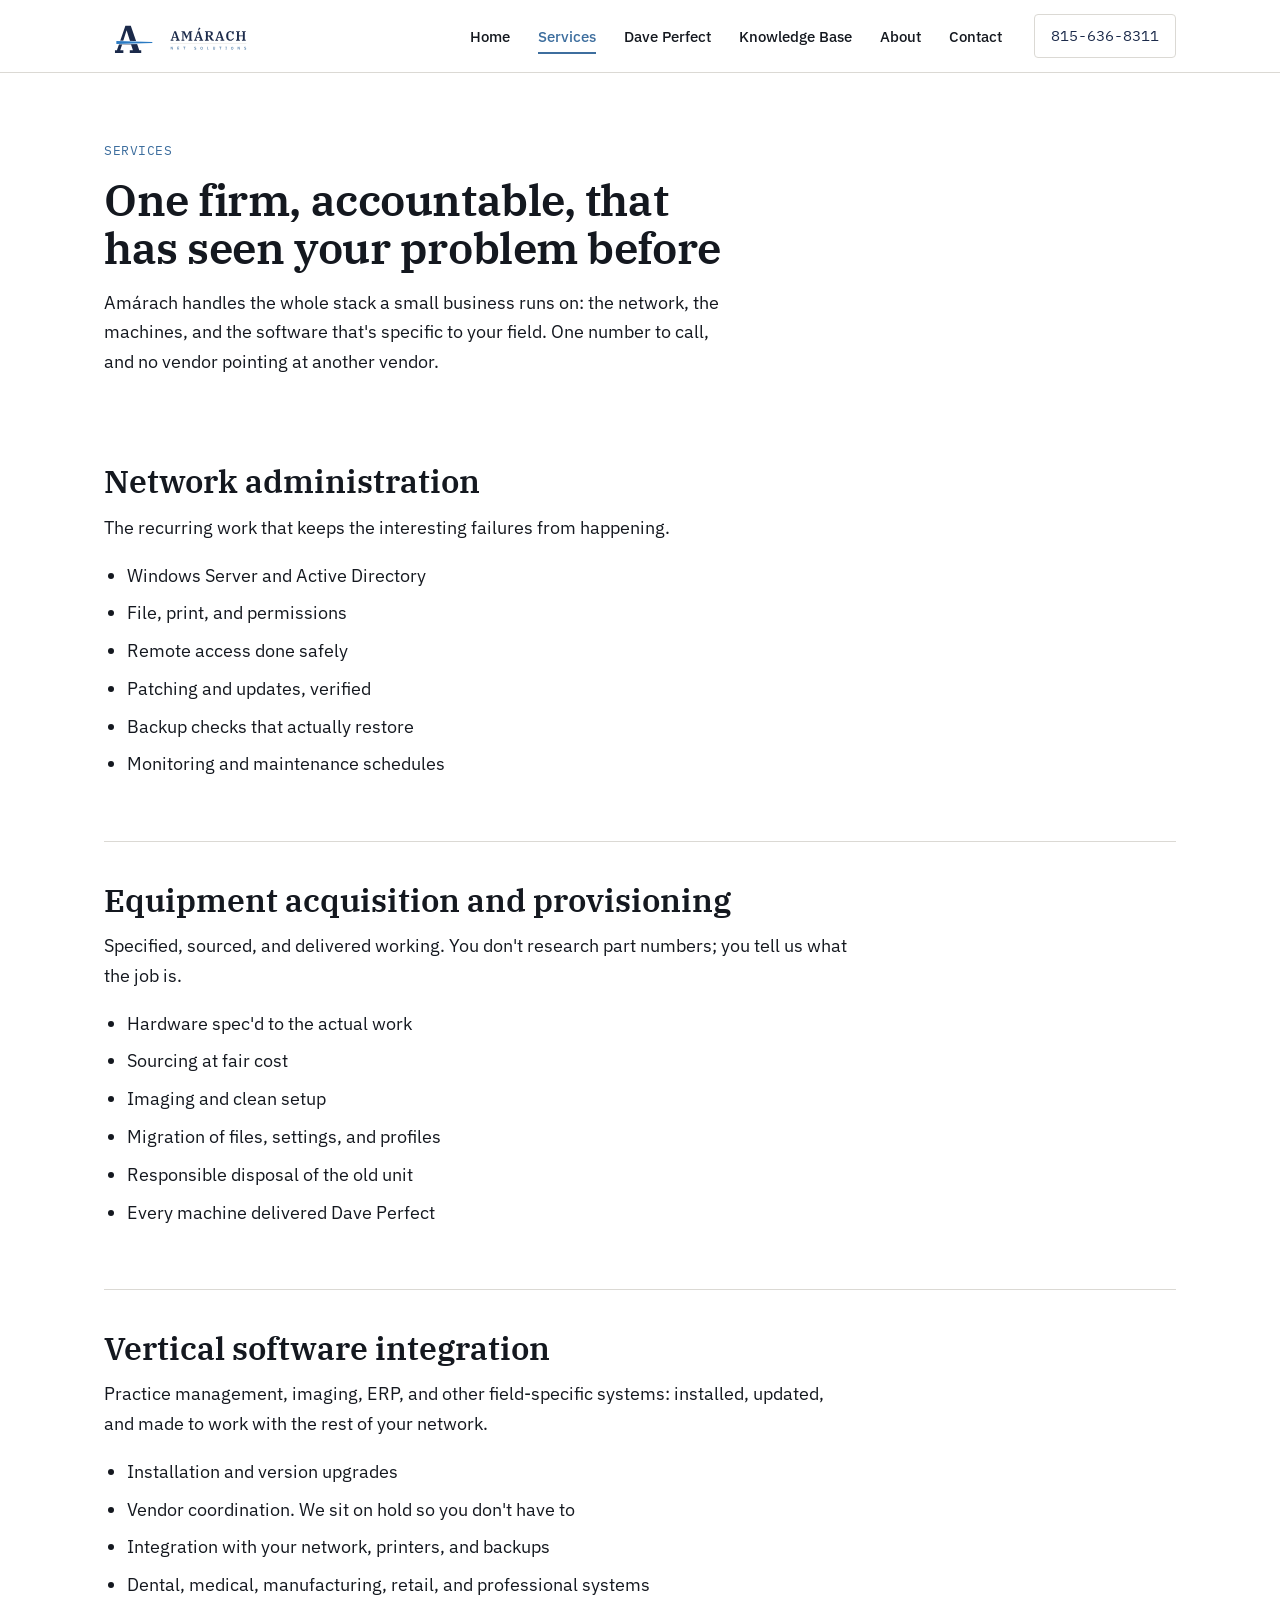
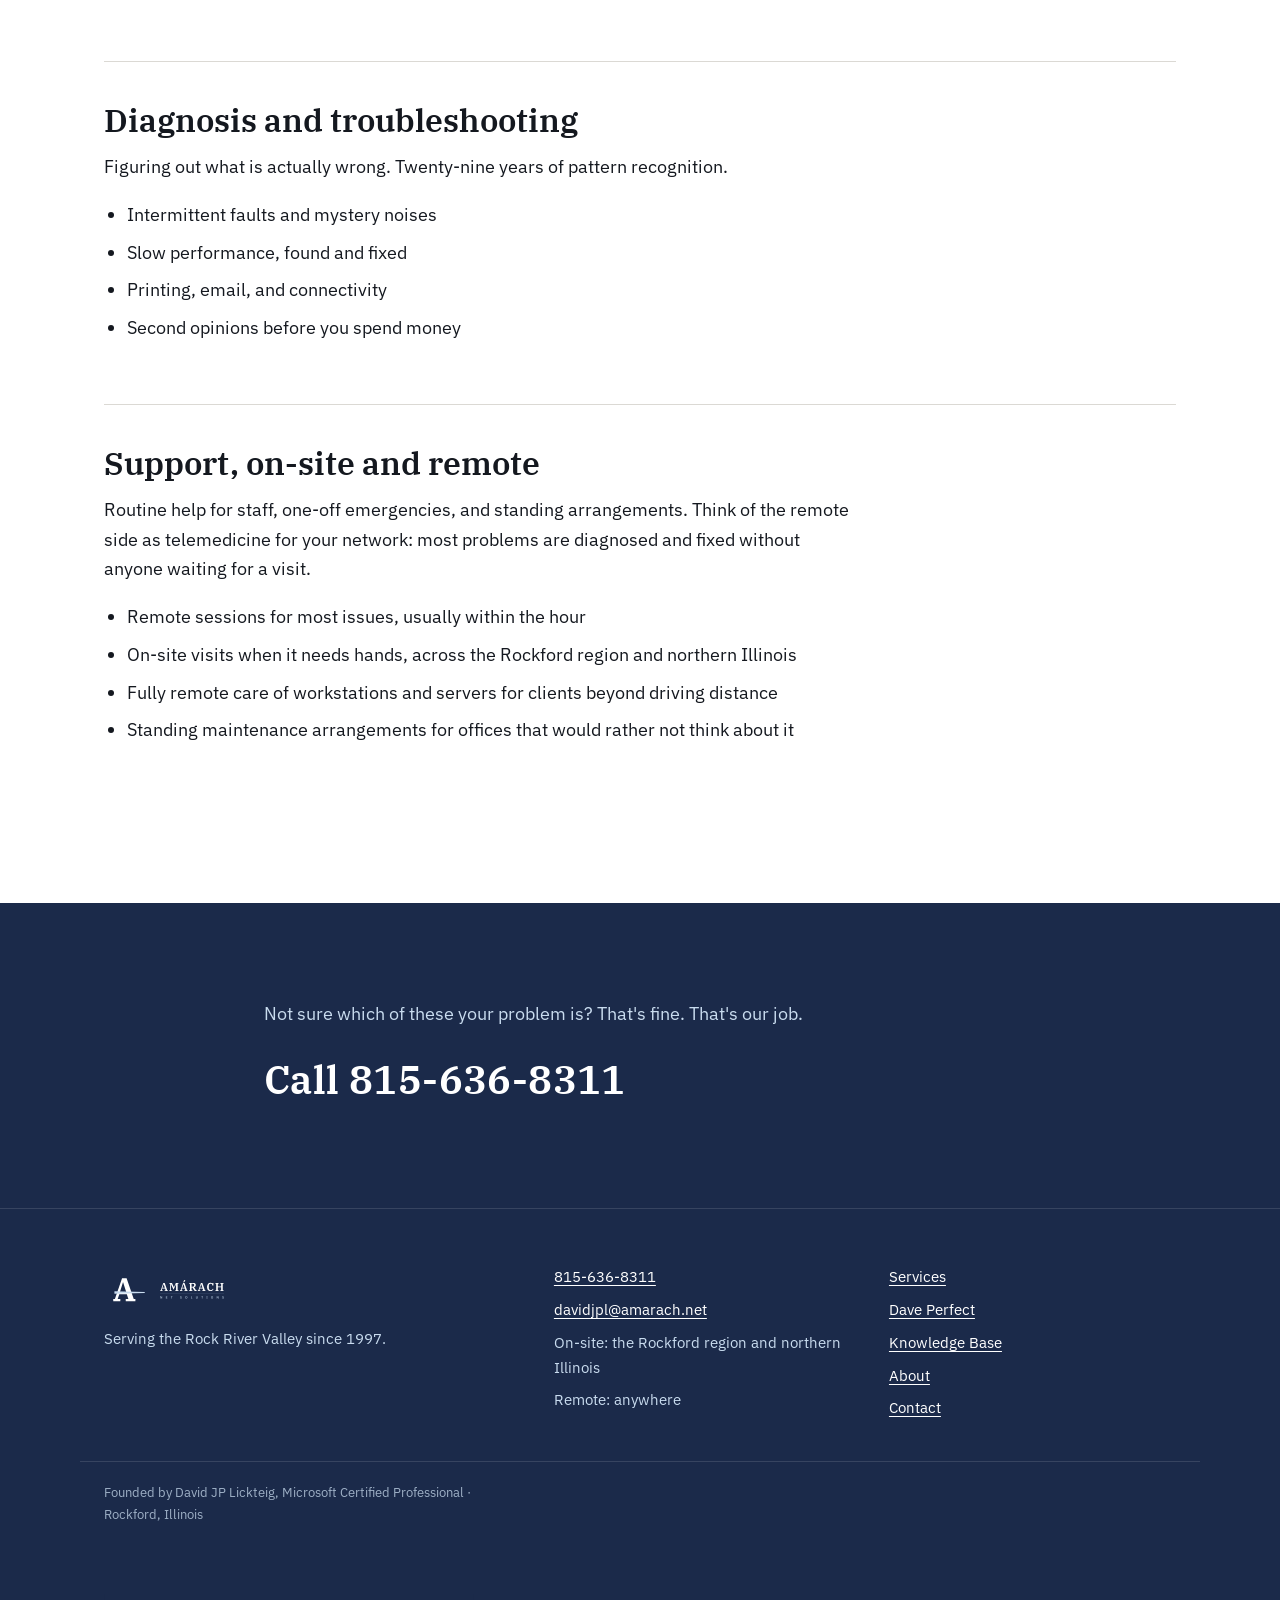
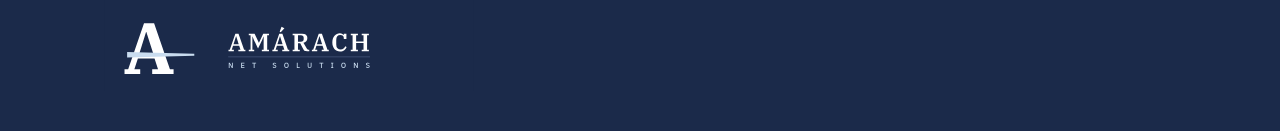
<file: services/index.html>
<!DOCTYPE html>
<html lang="en">
<head>
<meta charset="utf-8">
<meta name="viewport" content="width=device-width, initial-scale=1">
<title>Services | Amárach Net Solutions</title>
<meta name="description" content="Network administration, equipment provisioning, vertical software, troubleshooting, and ongoing support for Rockford-area businesses.">
<meta property="og:title" content="Services | Amárach Net Solutions">
<meta property="og:description" content="Network administration, equipment provisioning, vertical software, troubleshooting, and ongoing support for Rockford-area businesses.">
<meta property="og:type" content="website">
<meta property="og:image" content="https://taipan0319-byte.github.io/Amarach-Website/assets/og-card.png">
<meta property="og:image:width" content="1200">
<meta property="og:image:height" content="630">
<meta name="twitter:card" content="summary_large_image">
<link rel="icon" href="../brand/icon-favicon.svg" type="image/svg+xml">
<link rel="stylesheet" href="../css/tokens.css">
<link rel="stylesheet" href="../css/site.css">
</head>
<body>

<header class="site-header">
  <div class="wrap">
    <a class="logo" href="../" aria-label="Amárach Net Solutions home">
      <img src="../brand/logo-horizontal.svg" alt="Amárach Net Solutions" width="760" height="200">
    </a>
    <nav class="site-nav" aria-label="Main">
      <ul>
        <li><a href="../">Home</a></li>
        <li><a href="../services/" aria-current="page">Services</a></li>
        <li><a href="../dave-perfect/">Dave Perfect</a></li>
        <li><a href="../knowledge/">Knowledge Base</a></li>
        <li><a href="../about/">About</a></li>
        <li><a href="../contact/">Contact</a></li>
      </ul>
    </nav>
    <a class="header-phone" href="tel:+18156368311">815-636-8311</a>
  </div>
</header>

<main>

  <div class="page-hero">
    <div class="wrap">
      <p class="meta kicker">Services</p>
      <h1>One firm, accountable, that has seen your problem before</h1>
      <p class="lede">Amárach handles the whole stack a small business runs on: the network, the machines, and the software that's specific to your field. One number to call, and no vendor pointing at another vendor.</p>
    </div>
  </div>
  <section class="section" style="padding-top: calc(var(--section) * 0.4);">
    <div class="wrap">

      <div class="service-block">
        <h2>Network administration</h2>
        <p>The recurring work that keeps the interesting failures from happening.</p>
        <div class="prose"><ul>
          <li>Windows Server and Active Directory</li><li>File, print, and permissions</li><li>Remote access done safely</li><li>Patching and updates, verified</li><li>Backup checks that actually restore</li><li>Monitoring and maintenance schedules</li>
        </ul></div>
      </div>

      <div class="service-block">
        <h2>Equipment acquisition and provisioning</h2>
        <p>Specified, sourced, and delivered working. You don't research part numbers; you tell us what the job is.</p>
        <div class="prose"><ul>
          <li>Hardware spec'd to the actual work</li><li>Sourcing at fair cost</li><li>Imaging and clean setup</li><li>Migration of files, settings, and profiles</li><li>Responsible disposal of the old unit</li><li>Every machine delivered Dave Perfect</li>
        </ul></div>
      </div>

      <div class="service-block">
        <h2>Vertical software integration</h2>
        <p>Practice management, imaging, ERP, and other field-specific systems: installed, updated, and made to work with the rest of your network.</p>
        <div class="prose"><ul>
          <li>Installation and version upgrades</li><li>Vendor coordination. We sit on hold so you don't have to</li><li>Integration with your network, printers, and backups</li><li>Dental, medical, manufacturing, retail, and professional systems</li>
        </ul></div>
      </div>

      <div class="service-block">
        <h2>Diagnosis and troubleshooting</h2>
        <p>Figuring out what is actually wrong. Twenty-nine years of pattern recognition.</p>
        <div class="prose"><ul>
          <li>Intermittent faults and mystery noises</li><li>Slow performance, found and fixed</li><li>Printing, email, and connectivity</li><li>Second opinions before you spend money</li>
        </ul></div>
      </div>

      <div class="service-block">
        <h2>Support, on-site and remote</h2>
        <p>Routine help for staff, one-off emergencies, and standing arrangements. Think of the remote side as telemedicine for your network: most problems are diagnosed and fixed without anyone waiting for a visit.</p>
        <div class="prose"><ul>
          <li>Remote sessions for most issues, usually within the hour</li><li>On-site visits when it needs hands, across the Rockford region and northern Illinois</li><li>Fully remote care of workstations and servers for clients beyond driving distance</li><li>Standing maintenance arrangements for offices that would rather not think about it</li>
        </ul></div>
      </div>
    </div>
  </section>
  <section class="section section--navy closing">
    <div class="wrap">
      <p>Not sure which of these your problem is? That's fine. That's our job.</p>
      <a class="phone-big" href="tel:+18156368311">Call 815-636-8311</a>
    </div>
  </section>

</main>

<footer class="site-footer">
  <div class="wrap">
    <div>
      <a class="logo" href="../" aria-label="Amárach Net Solutions home">
        <img src="../brand/logo-horizontal-reversed.svg" alt="Amárach Net Solutions" width="760" height="200">
      </a>
      <p class="tagline">Serving the Rock River Valley since 1997.</p>
    </div>
    <div>
      <ul>
        <li><a href="tel:+18156368311">815-636-8311</a></li>
        <li><a href="mailto:davidjpl@amarach.net">davidjpl@amarach.net</a></li>
        <li>On-site: the Rockford region and northern Illinois</li>
        <li>Remote: anywhere</li>
      </ul>
    </div>
    <div>
      <ul>
        <li><a href="../services/">Services</a></li>
        <li><a href="../dave-perfect/">Dave Perfect</a></li>
        <li><a href="../knowledge/">Knowledge Base</a></li>
        <li><a href="../about/">About</a></li>
        <li><a href="../contact/">Contact</a></li>
      </ul>
    </div>
  </div>
  <div class="wrap footer-meta">
    <p>Founded by David JP Lickteig, Microsoft Certified Professional &middot; Rockford, Illinois</p>
  </div>
  <div class="wrap footer-biglogo">
    <img src="../brand/logo-horizontal-reversed.svg" alt="" aria-hidden="true" width="760" height="200">
  </div>
</footer>

</body>
</html>
</file>
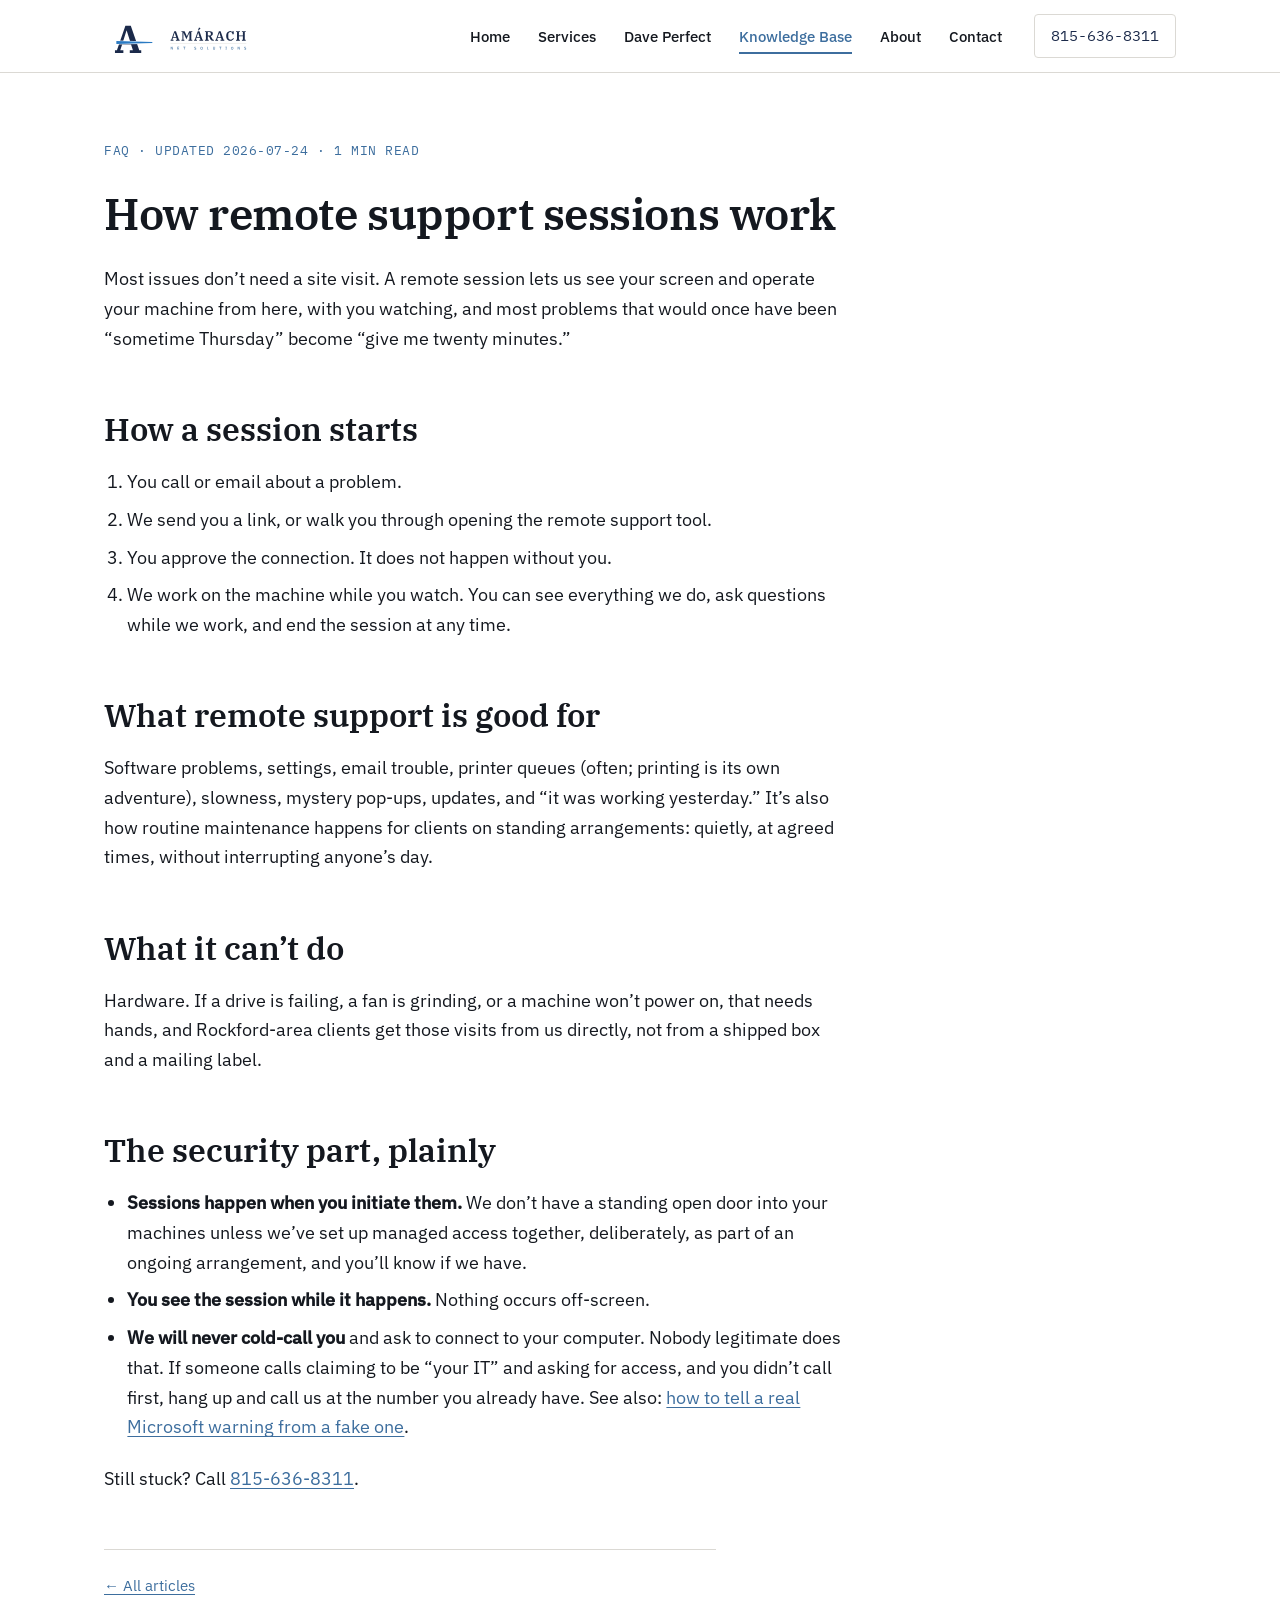
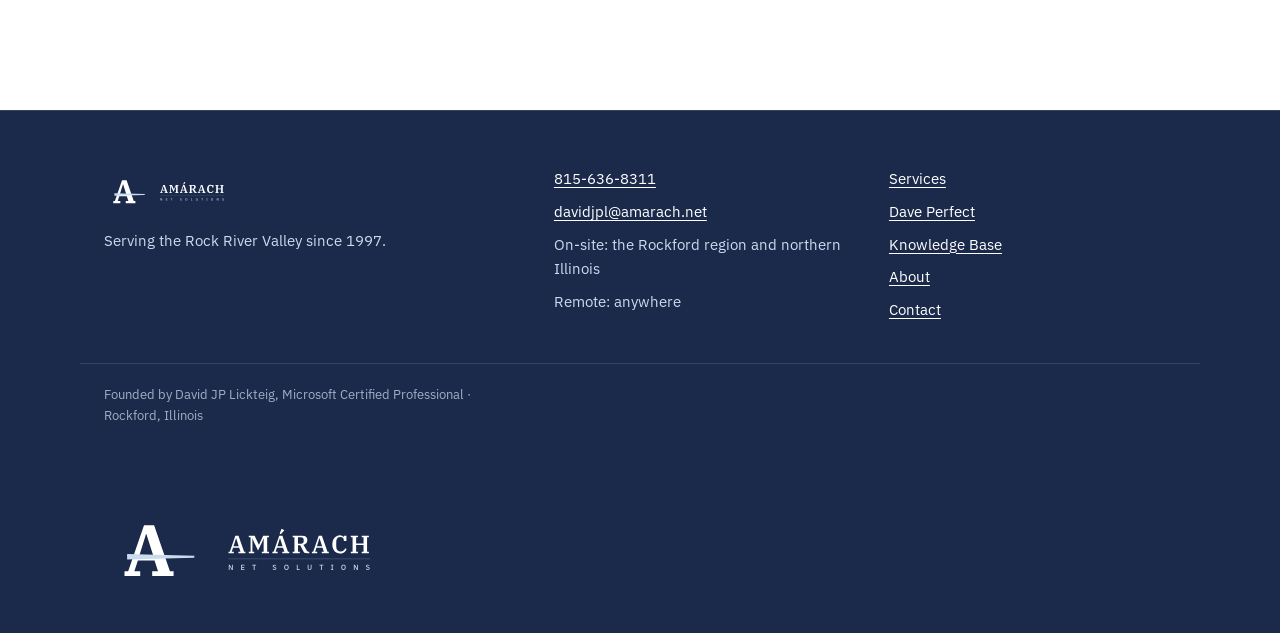
<file: knowledge/how-remote-support-works/index.html>
<!DOCTYPE html>
<html lang="en">
<head>
<meta charset="utf-8">
<meta name="viewport" content="width=device-width, initial-scale=1">
<title>How remote support sessions work | Amárach Net Solutions</title>
<meta name="description" content="What happens when we connect to your machine, what we can see, and what we can't.">
<meta property="og:title" content="How remote support sessions work | Amárach Net Solutions">
<meta property="og:description" content="What happens when we connect to your machine, what we can see, and what we can't.">
<meta property="og:type" content="website">
<meta property="og:image" content="https://taipan0319-byte.github.io/Amarach-Website/assets/og-card.png">
<meta property="og:image:width" content="1200">
<meta property="og:image:height" content="630">
<meta name="twitter:card" content="summary_large_image">
<link rel="icon" href="../../brand/icon-favicon.svg" type="image/svg+xml">
<link rel="stylesheet" href="../../css/tokens.css">
<link rel="stylesheet" href="../../css/site.css">
</head>
<body>

<header class="site-header">
  <div class="wrap">
    <a class="logo" href="../../" aria-label="Amárach Net Solutions home">
      <img src="../../brand/logo-horizontal.svg" alt="Amárach Net Solutions" width="760" height="200">
    </a>
    <nav class="site-nav" aria-label="Main">
      <ul>
        <li><a href="../../">Home</a></li>
        <li><a href="../../services/">Services</a></li>
        <li><a href="../../dave-perfect/">Dave Perfect</a></li>
        <li><a href="../../knowledge/" aria-current="page">Knowledge Base</a></li>
        <li><a href="../../about/">About</a></li>
        <li><a href="../../contact/">Contact</a></li>
      </ul>
    </nav>
    <a class="header-phone" href="tel:+18156368311">815-636-8311</a>
  </div>
</header>

<main>

  <article class="section" style="padding-top: calc(var(--section) * 0.7);">
    <div class="wrap">
      <div class="prose">
        <p class="meta article-meta">FAQ &middot; Updated 2026-07-24 &middot; 1 min read</p>
        <h1>How remote support sessions work</h1>
        <p>Most issues don&rsquo;t need a site visit. A remote session lets us see your screen and operate your machine from here, with you watching, and most problems that would once have been &ldquo;sometime Thursday&rdquo; become &ldquo;give me twenty minutes.&rdquo;</p>
<h2>How a session starts</h2>
<ol>
<li>You call or email about a problem.</li>
<li>We send you a link, or walk you through opening the remote support tool.</li>
<li>You approve the connection. It does not happen without you.</li>
<li>We work on the machine while you watch. You can see everything we do, ask questions while we work, and end the session at any time.</li>
</ol>
<h2>What remote support is good for</h2>
<p>Software problems, settings, email trouble, printer queues (often; printing is its own adventure), slowness, mystery pop-ups, updates, and &ldquo;it was working yesterday.&rdquo; It&rsquo;s also how routine maintenance happens for clients on standing arrangements: quietly, at agreed times, without interrupting anyone&rsquo;s day.</p>
<h2>What it can&rsquo;t do</h2>
<p>Hardware. If a drive is failing, a fan is grinding, or a machine won&rsquo;t power on, that needs hands, and Rockford-area clients get those visits from us directly, not from a shipped box and a mailing label.</p>
<h2>The security part, plainly</h2>
<ul>
<li><strong>Sessions happen when you initiate them.</strong> We don&rsquo;t have a standing open door into your machines unless we&rsquo;ve set up managed access together, deliberately, as part of an ongoing arrangement, and you&rsquo;ll know if we have.</li>
<li><strong>You see the session while it happens.</strong> Nothing occurs off-screen.</li>
<li><strong>We will never cold-call you</strong> and ask to connect to your computer. Nobody legitimate does that. If someone calls claiming to be &ldquo;your IT&rdquo; and asking for access, and you didn&rsquo;t call first, hang up and call us at the number you already have. See also: <a href="../../knowledge/real-vs-fake-warnings/">how to tell a real Microsoft warning from a fake one</a>.</li>
</ul>
<p>Still stuck? Call <a href="tel:+18156368311">815-636-8311</a>.</p>
        <p class="article-foot"><a href="../../knowledge/">&larr; All articles</a></p>
      </div>
    </div>
  </article>

</main>

<footer class="site-footer">
  <div class="wrap">
    <div>
      <a class="logo" href="../../" aria-label="Amárach Net Solutions home">
        <img src="../../brand/logo-horizontal-reversed.svg" alt="Amárach Net Solutions" width="760" height="200">
      </a>
      <p class="tagline">Serving the Rock River Valley since 1997.</p>
    </div>
    <div>
      <ul>
        <li><a href="tel:+18156368311">815-636-8311</a></li>
        <li><a href="mailto:davidjpl@amarach.net">davidjpl@amarach.net</a></li>
        <li>On-site: the Rockford region and northern Illinois</li>
        <li>Remote: anywhere</li>
      </ul>
    </div>
    <div>
      <ul>
        <li><a href="../../services/">Services</a></li>
        <li><a href="../../dave-perfect/">Dave Perfect</a></li>
        <li><a href="../../knowledge/">Knowledge Base</a></li>
        <li><a href="../../about/">About</a></li>
        <li><a href="../../contact/">Contact</a></li>
      </ul>
    </div>
  </div>
  <div class="wrap footer-meta">
    <p>Founded by David JP Lickteig, Microsoft Certified Professional &middot; Rockford, Illinois</p>
  </div>
  <div class="wrap footer-biglogo">
    <img src="../../brand/logo-horizontal-reversed.svg" alt="" aria-hidden="true" width="760" height="200">
  </div>
</footer>

</body>
</html>
</file>
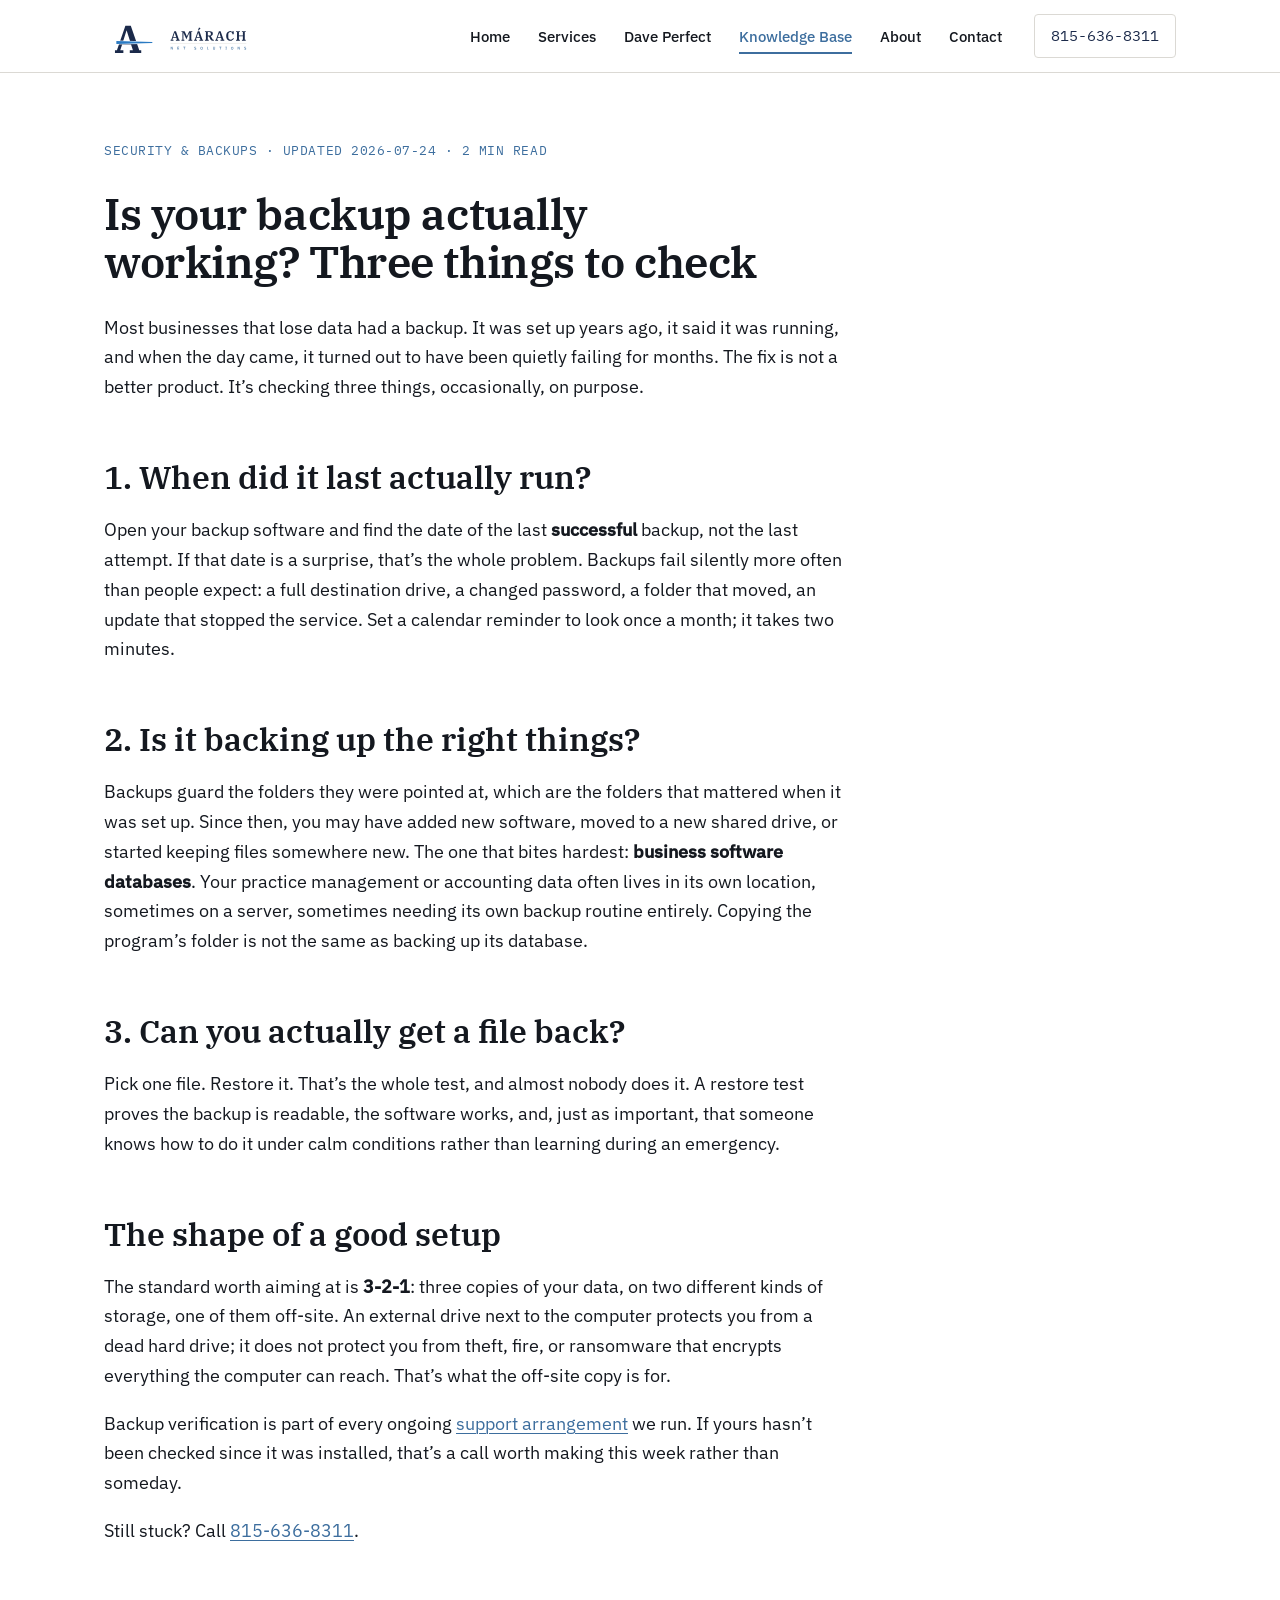
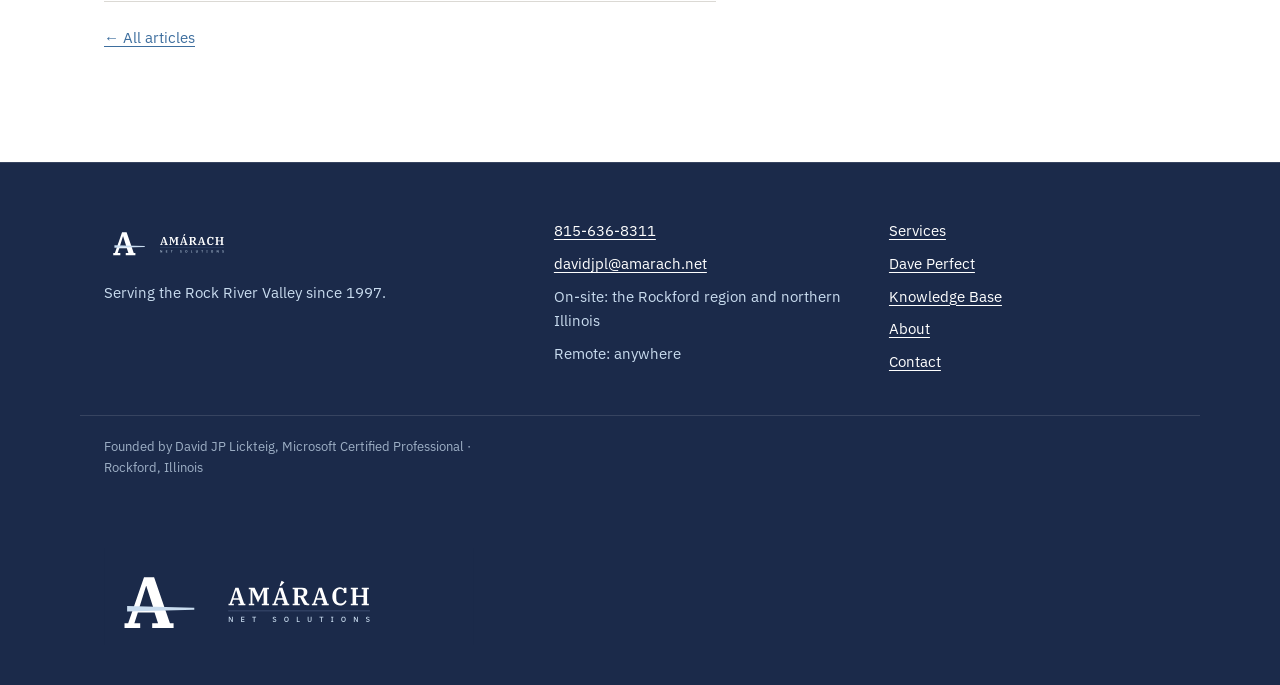
<file: knowledge/is-your-backup-working/index.html>
<!DOCTYPE html>
<html lang="en">
<head>
<meta charset="utf-8">
<meta name="viewport" content="width=device-width, initial-scale=1">
<title>Is your backup actually working? Three things to check | Amárach Net Solutions</title>
<meta name="description" content="A backup that hasn't been tested is a hope, not a backup.">
<meta property="og:title" content="Is your backup actually working? Three things to check | Amárach Net Solutions">
<meta property="og:description" content="A backup that hasn't been tested is a hope, not a backup.">
<meta property="og:type" content="website">
<meta property="og:image" content="https://taipan0319-byte.github.io/Amarach-Website/assets/og-card.png">
<meta property="og:image:width" content="1200">
<meta property="og:image:height" content="630">
<meta name="twitter:card" content="summary_large_image">
<link rel="icon" href="../../brand/icon-favicon.svg" type="image/svg+xml">
<link rel="stylesheet" href="../../css/tokens.css">
<link rel="stylesheet" href="../../css/site.css">
</head>
<body>

<header class="site-header">
  <div class="wrap">
    <a class="logo" href="../../" aria-label="Amárach Net Solutions home">
      <img src="../../brand/logo-horizontal.svg" alt="Amárach Net Solutions" width="760" height="200">
    </a>
    <nav class="site-nav" aria-label="Main">
      <ul>
        <li><a href="../../">Home</a></li>
        <li><a href="../../services/">Services</a></li>
        <li><a href="../../dave-perfect/">Dave Perfect</a></li>
        <li><a href="../../knowledge/" aria-current="page">Knowledge Base</a></li>
        <li><a href="../../about/">About</a></li>
        <li><a href="../../contact/">Contact</a></li>
      </ul>
    </nav>
    <a class="header-phone" href="tel:+18156368311">815-636-8311</a>
  </div>
</header>

<main>

  <article class="section" style="padding-top: calc(var(--section) * 0.7);">
    <div class="wrap">
      <div class="prose">
        <p class="meta article-meta">Security & Backups &middot; Updated 2026-07-24 &middot; 2 min read</p>
        <h1>Is your backup actually working? Three things to check</h1>
        <p>Most businesses that lose data had a backup. It was set up years ago, it said it was running, and when the day came, it turned out to have been quietly failing for months. The fix is not a better product. It&rsquo;s checking three things, occasionally, on purpose.</p>
<h2>1. When did it last actually run?</h2>
<p>Open your backup software and find the date of the last <strong>successful</strong> backup, not the last attempt. If that date is a surprise, that&rsquo;s the whole problem. Backups fail silently more often than people expect: a full destination drive, a changed password, a folder that moved, an update that stopped the service. Set a calendar reminder to look once a month; it takes two minutes.</p>
<h2>2. Is it backing up the right things?</h2>
<p>Backups guard the folders they were pointed at, which are the folders that mattered when it was set up. Since then, you may have added new software, moved to a new shared drive, or started keeping files somewhere new. The one that bites hardest: <strong>business software databases</strong>. Your practice management or accounting data often lives in its own location, sometimes on a server, sometimes needing its own backup routine entirely. Copying the program&rsquo;s folder is not the same as backing up its database.</p>
<h2>3. Can you actually get a file back?</h2>
<p>Pick one file. Restore it. That&rsquo;s the whole test, and almost nobody does it. A restore test proves the backup is readable, the software works, and, just as important, that someone knows how to do it under calm conditions rather than learning during an emergency.</p>
<h2>The shape of a good setup</h2>
<p>The standard worth aiming at is <strong>3-2-1</strong>: three copies of your data, on two different kinds of storage, one of them off-site. An external drive next to the computer protects you from a dead hard drive; it does not protect you from theft, fire, or ransomware that encrypts everything the computer can reach. That&rsquo;s what the off-site copy is for.</p>
<p>Backup verification is part of every ongoing <a href="../../services/">support arrangement</a> we run. If yours hasn&rsquo;t been checked since it was installed, that&rsquo;s a call worth making this week rather than someday.</p>
<p>Still stuck? Call <a href="tel:+18156368311">815-636-8311</a>.</p>
        <p class="article-foot"><a href="../../knowledge/">&larr; All articles</a></p>
      </div>
    </div>
  </article>

</main>

<footer class="site-footer">
  <div class="wrap">
    <div>
      <a class="logo" href="../../" aria-label="Amárach Net Solutions home">
        <img src="../../brand/logo-horizontal-reversed.svg" alt="Amárach Net Solutions" width="760" height="200">
      </a>
      <p class="tagline">Serving the Rock River Valley since 1997.</p>
    </div>
    <div>
      <ul>
        <li><a href="tel:+18156368311">815-636-8311</a></li>
        <li><a href="mailto:davidjpl@amarach.net">davidjpl@amarach.net</a></li>
        <li>On-site: the Rockford region and northern Illinois</li>
        <li>Remote: anywhere</li>
      </ul>
    </div>
    <div>
      <ul>
        <li><a href="../../services/">Services</a></li>
        <li><a href="../../dave-perfect/">Dave Perfect</a></li>
        <li><a href="../../knowledge/">Knowledge Base</a></li>
        <li><a href="../../about/">About</a></li>
        <li><a href="../../contact/">Contact</a></li>
      </ul>
    </div>
  </div>
  <div class="wrap footer-meta">
    <p>Founded by David JP Lickteig, Microsoft Certified Professional &middot; Rockford, Illinois</p>
  </div>
  <div class="wrap footer-biglogo">
    <img src="../../brand/logo-horizontal-reversed.svg" alt="" aria-hidden="true" width="760" height="200">
  </div>
</footer>

</body>
</html>
</file>
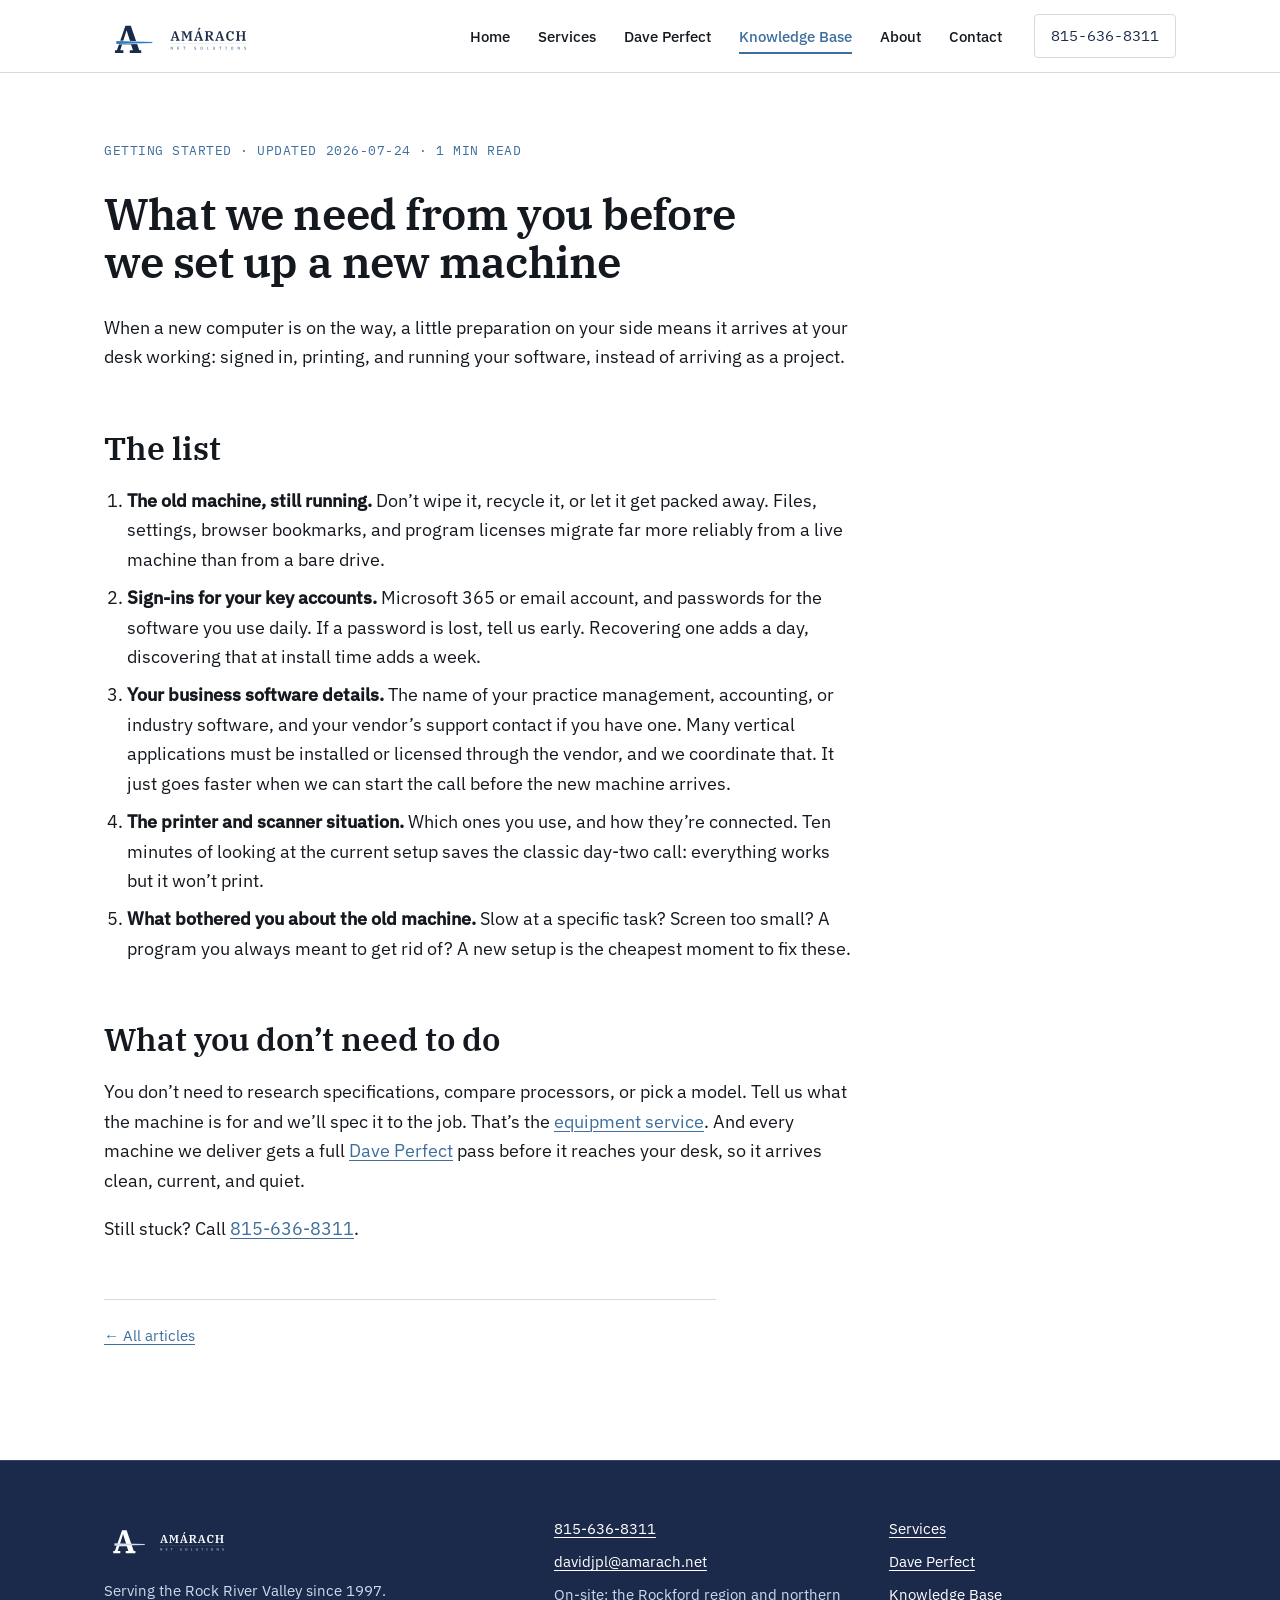
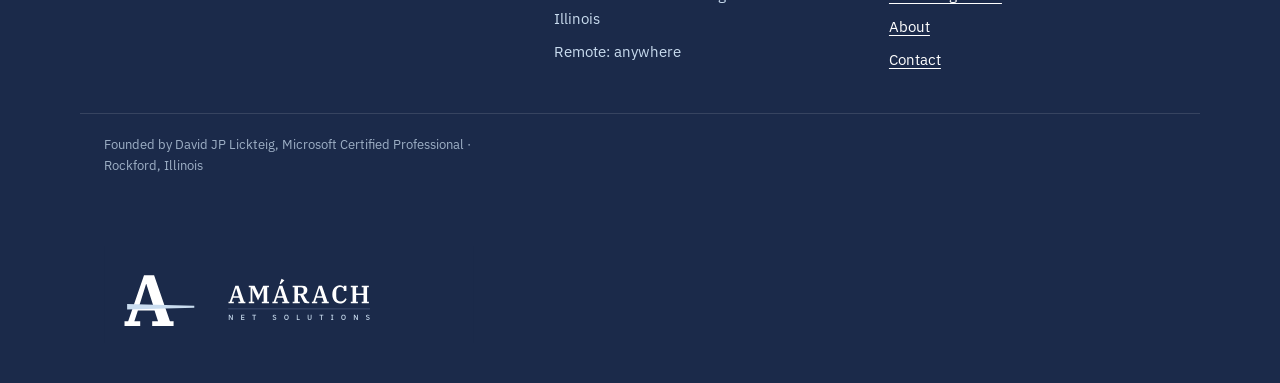
<file: knowledge/new-machine-checklist/index.html>
<!DOCTYPE html>
<html lang="en">
<head>
<meta charset="utf-8">
<meta name="viewport" content="width=device-width, initial-scale=1">
<title>What we need from you before we set up a new machine | Amárach Net Solutions</title>
<meta name="description" content="A short list that makes the difference between a setup that takes hours and one that takes days.">
<meta property="og:title" content="What we need from you before we set up a new machine | Amárach Net Solutions">
<meta property="og:description" content="A short list that makes the difference between a setup that takes hours and one that takes days.">
<meta property="og:type" content="website">
<meta property="og:image" content="https://taipan0319-byte.github.io/Amarach-Website/assets/og-card.png">
<meta property="og:image:width" content="1200">
<meta property="og:image:height" content="630">
<meta name="twitter:card" content="summary_large_image">
<link rel="icon" href="../../brand/icon-favicon.svg" type="image/svg+xml">
<link rel="stylesheet" href="../../css/tokens.css">
<link rel="stylesheet" href="../../css/site.css">
</head>
<body>

<header class="site-header">
  <div class="wrap">
    <a class="logo" href="../../" aria-label="Amárach Net Solutions home">
      <img src="../../brand/logo-horizontal.svg" alt="Amárach Net Solutions" width="760" height="200">
    </a>
    <nav class="site-nav" aria-label="Main">
      <ul>
        <li><a href="../../">Home</a></li>
        <li><a href="../../services/">Services</a></li>
        <li><a href="../../dave-perfect/">Dave Perfect</a></li>
        <li><a href="../../knowledge/" aria-current="page">Knowledge Base</a></li>
        <li><a href="../../about/">About</a></li>
        <li><a href="../../contact/">Contact</a></li>
      </ul>
    </nav>
    <a class="header-phone" href="tel:+18156368311">815-636-8311</a>
  </div>
</header>

<main>

  <article class="section" style="padding-top: calc(var(--section) * 0.7);">
    <div class="wrap">
      <div class="prose">
        <p class="meta article-meta">Getting Started &middot; Updated 2026-07-24 &middot; 1 min read</p>
        <h1>What we need from you before we set up a new machine</h1>
        <p>When a new computer is on the way, a little preparation on your side means it arrives at your desk working: signed in, printing, and running your software, instead of arriving as a project.</p>
<h2>The list</h2>
<ol>
<li><strong>The old machine, still running.</strong> Don&rsquo;t wipe it, recycle it, or let it get packed away. Files, settings, browser bookmarks, and program licenses migrate far more reliably from a live machine than from a bare drive.</li>
<li><strong>Sign-ins for your key accounts.</strong> Microsoft 365 or email account, and passwords for the software you use daily. If a password is lost, tell us early. Recovering one adds a day, discovering that at install time adds a week.</li>
<li><strong>Your business software details.</strong> The name of your practice management, accounting, or industry software, and your vendor&rsquo;s support contact if you have one. Many vertical applications must be installed or licensed through the vendor, and we coordinate that. It just goes faster when we can start the call before the new machine arrives.</li>
<li><strong>The printer and scanner situation.</strong> Which ones you use, and how they&rsquo;re connected. Ten minutes of looking at the current setup saves the classic day-two call: everything works but it won&rsquo;t print.</li>
<li><strong>What bothered you about the old machine.</strong> Slow at a specific task? Screen too small? A program you always meant to get rid of? A new setup is the cheapest moment to fix these.</li>
</ol>
<h2>What you don&rsquo;t need to do</h2>
<p>You don&rsquo;t need to research specifications, compare processors, or pick a model. Tell us what the machine is for and we&rsquo;ll spec it to the job. That&rsquo;s the <a href="../../services/">equipment service</a>. And every machine we deliver gets a full <a href="../../dave-perfect/">Dave Perfect</a> pass before it reaches your desk, so it arrives clean, current, and quiet.</p>
<p>Still stuck? Call <a href="tel:+18156368311">815-636-8311</a>.</p>
        <p class="article-foot"><a href="../../knowledge/">&larr; All articles</a></p>
      </div>
    </div>
  </article>

</main>

<footer class="site-footer">
  <div class="wrap">
    <div>
      <a class="logo" href="../../" aria-label="Amárach Net Solutions home">
        <img src="../../brand/logo-horizontal-reversed.svg" alt="Amárach Net Solutions" width="760" height="200">
      </a>
      <p class="tagline">Serving the Rock River Valley since 1997.</p>
    </div>
    <div>
      <ul>
        <li><a href="tel:+18156368311">815-636-8311</a></li>
        <li><a href="mailto:davidjpl@amarach.net">davidjpl@amarach.net</a></li>
        <li>On-site: the Rockford region and northern Illinois</li>
        <li>Remote: anywhere</li>
      </ul>
    </div>
    <div>
      <ul>
        <li><a href="../../services/">Services</a></li>
        <li><a href="../../dave-perfect/">Dave Perfect</a></li>
        <li><a href="../../knowledge/">Knowledge Base</a></li>
        <li><a href="../../about/">About</a></li>
        <li><a href="../../contact/">Contact</a></li>
      </ul>
    </div>
  </div>
  <div class="wrap footer-meta">
    <p>Founded by David JP Lickteig, Microsoft Certified Professional &middot; Rockford, Illinois</p>
  </div>
  <div class="wrap footer-biglogo">
    <img src="../../brand/logo-horizontal-reversed.svg" alt="" aria-hidden="true" width="760" height="200">
  </div>
</footer>

</body>
</html>
</file>
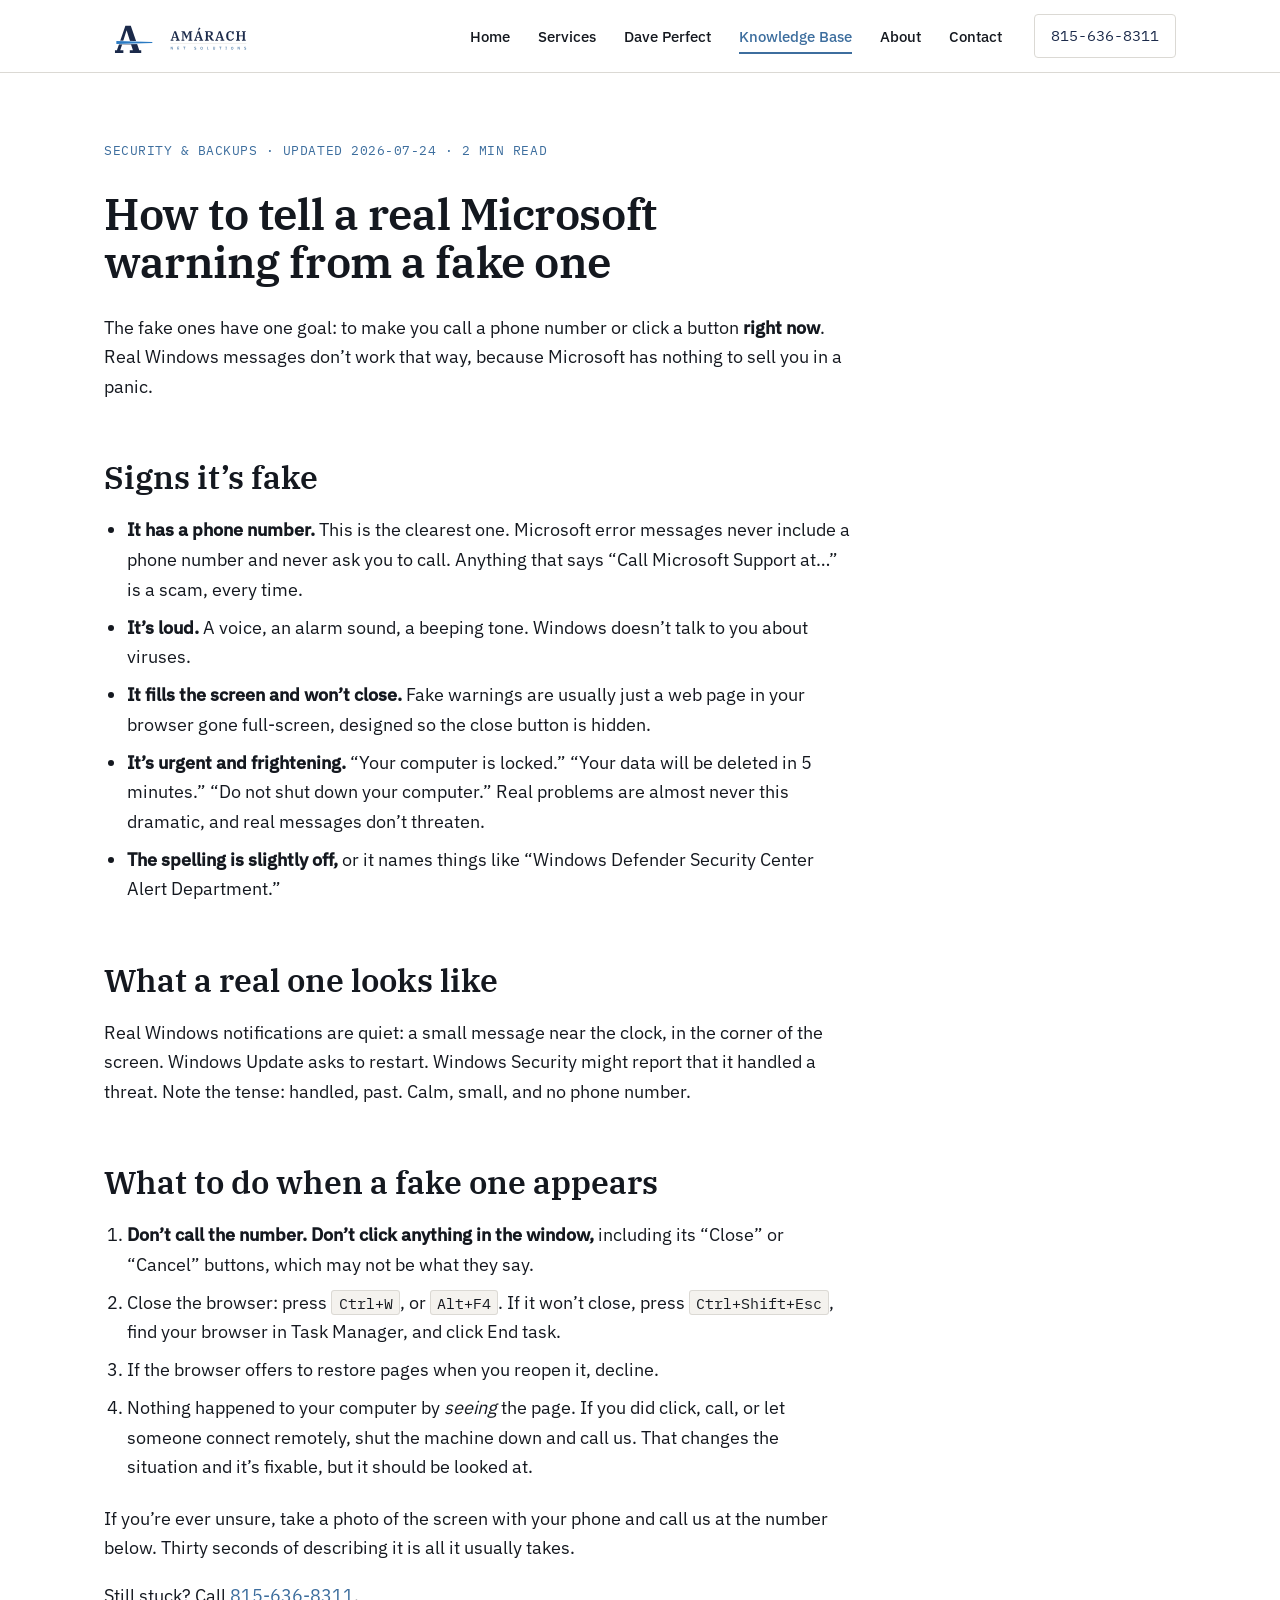
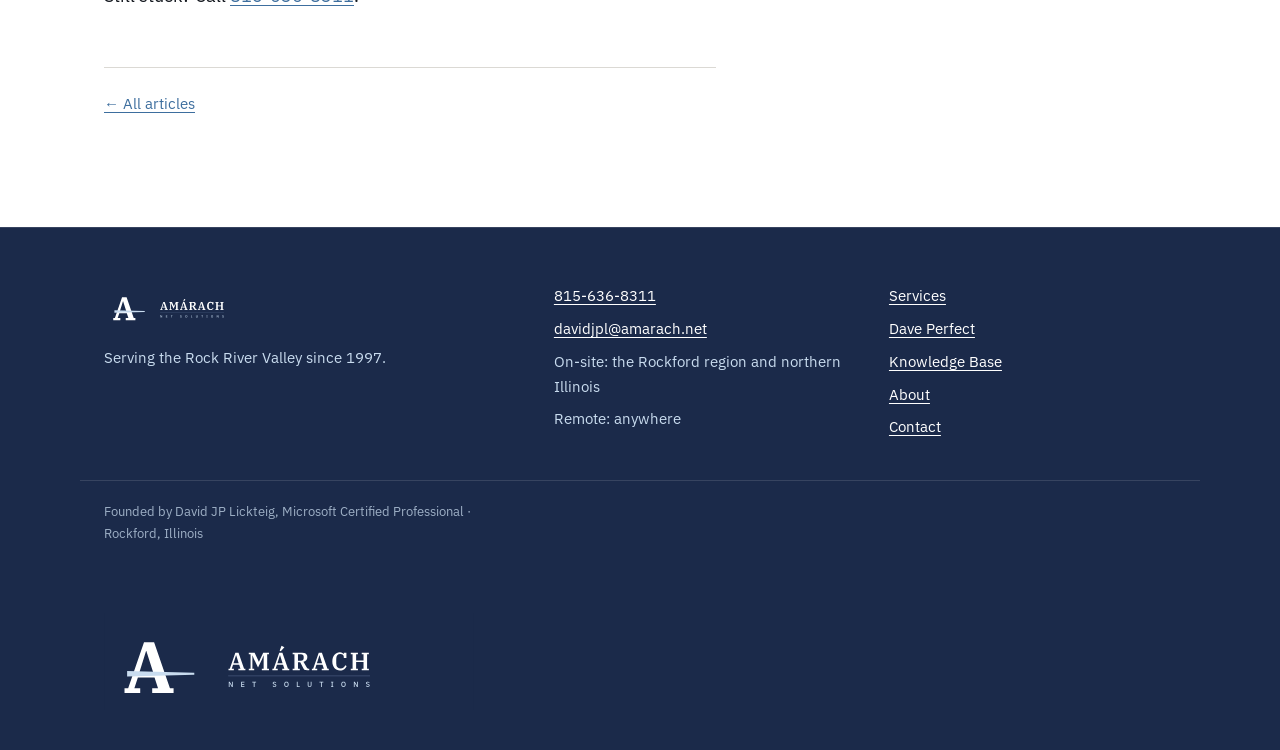
<file: knowledge/real-vs-fake-warnings/index.html>
<!DOCTYPE html>
<html lang="en">
<head>
<meta charset="utf-8">
<meta name="viewport" content="width=device-width, initial-scale=1">
<title>How to tell a real Microsoft warning from a fake one | Amárach Net Solutions</title>
<meta name="description" content="The loud, urgent, full-screen one is the fake. Here's how to know for sure.">
<meta property="og:title" content="How to tell a real Microsoft warning from a fake one | Amárach Net Solutions">
<meta property="og:description" content="The loud, urgent, full-screen one is the fake. Here's how to know for sure.">
<meta property="og:type" content="website">
<meta property="og:image" content="https://taipan0319-byte.github.io/Amarach-Website/assets/og-card.png">
<meta property="og:image:width" content="1200">
<meta property="og:image:height" content="630">
<meta name="twitter:card" content="summary_large_image">
<link rel="icon" href="../../brand/icon-favicon.svg" type="image/svg+xml">
<link rel="stylesheet" href="../../css/tokens.css">
<link rel="stylesheet" href="../../css/site.css">
</head>
<body>

<header class="site-header">
  <div class="wrap">
    <a class="logo" href="../../" aria-label="Amárach Net Solutions home">
      <img src="../../brand/logo-horizontal.svg" alt="Amárach Net Solutions" width="760" height="200">
    </a>
    <nav class="site-nav" aria-label="Main">
      <ul>
        <li><a href="../../">Home</a></li>
        <li><a href="../../services/">Services</a></li>
        <li><a href="../../dave-perfect/">Dave Perfect</a></li>
        <li><a href="../../knowledge/" aria-current="page">Knowledge Base</a></li>
        <li><a href="../../about/">About</a></li>
        <li><a href="../../contact/">Contact</a></li>
      </ul>
    </nav>
    <a class="header-phone" href="tel:+18156368311">815-636-8311</a>
  </div>
</header>

<main>

  <article class="section" style="padding-top: calc(var(--section) * 0.7);">
    <div class="wrap">
      <div class="prose">
        <p class="meta article-meta">Security & Backups &middot; Updated 2026-07-24 &middot; 2 min read</p>
        <h1>How to tell a real Microsoft warning from a fake one</h1>
        <p>The fake ones have one goal: to make you call a phone number or click a button <strong>right now</strong>. Real Windows messages don&rsquo;t work that way, because Microsoft has nothing to sell you in a panic.</p>
<h2>Signs it&rsquo;s fake</h2>
<ul>
<li><strong>It has a phone number.</strong> This is the clearest one. Microsoft error messages never include a phone number and never ask you to call. Anything that says &ldquo;Call Microsoft Support at&hellip;&rdquo; is a scam, every time.</li>
<li><strong>It&rsquo;s loud.</strong> A voice, an alarm sound, a beeping tone. Windows doesn&rsquo;t talk to you about viruses.</li>
<li><strong>It fills the screen and won&rsquo;t close.</strong> Fake warnings are usually just a web page in your browser gone full-screen, designed so the close button is hidden.</li>
<li><strong>It&rsquo;s urgent and frightening.</strong> &ldquo;Your computer is locked.&rdquo; &ldquo;Your data will be deleted in 5 minutes.&rdquo; &ldquo;Do not shut down your computer.&rdquo; Real problems are almost never this dramatic, and real messages don&rsquo;t threaten.</li>
<li><strong>The spelling is slightly off,</strong> or it names things like &ldquo;Windows Defender Security Center Alert Department.&rdquo;</li>
</ul>
<h2>What a real one looks like</h2>
<p>Real Windows notifications are quiet: a small message near the clock, in the corner of the screen. Windows Update asks to restart. Windows Security might report that it handled a threat. Note the tense: handled, past. Calm, small, and no phone number.</p>
<h2>What to do when a fake one appears</h2>
<ol>
<li><strong>Don&rsquo;t call the number. Don&rsquo;t click anything in the window,</strong> including its &ldquo;Close&rdquo; or &ldquo;Cancel&rdquo; buttons, which may not be what they say.</li>
<li>Close the browser: press <code>Ctrl+W</code>, or <code>Alt+F4</code>. If it won&rsquo;t close, press <code>Ctrl+Shift+Esc</code>, find your browser in Task Manager, and click End task.</li>
<li>If the browser offers to restore pages when you reopen it, decline.</li>
<li>Nothing happened to your computer by <em>seeing</em> the page. If you did click, call, or let someone connect remotely, shut the machine down and call us. That changes the situation and it&rsquo;s fixable, but it should be looked at.</li>
</ol>
<p>If you&rsquo;re ever unsure, take a photo of the screen with your phone and call us at the number below. Thirty seconds of describing it is all it usually takes.</p>
<p>Still stuck? Call <a href="tel:+18156368311">815-636-8311</a>.</p>
        <p class="article-foot"><a href="../../knowledge/">&larr; All articles</a></p>
      </div>
    </div>
  </article>

</main>

<footer class="site-footer">
  <div class="wrap">
    <div>
      <a class="logo" href="../../" aria-label="Amárach Net Solutions home">
        <img src="../../brand/logo-horizontal-reversed.svg" alt="Amárach Net Solutions" width="760" height="200">
      </a>
      <p class="tagline">Serving the Rock River Valley since 1997.</p>
    </div>
    <div>
      <ul>
        <li><a href="tel:+18156368311">815-636-8311</a></li>
        <li><a href="mailto:davidjpl@amarach.net">davidjpl@amarach.net</a></li>
        <li>On-site: the Rockford region and northern Illinois</li>
        <li>Remote: anywhere</li>
      </ul>
    </div>
    <div>
      <ul>
        <li><a href="../../services/">Services</a></li>
        <li><a href="../../dave-perfect/">Dave Perfect</a></li>
        <li><a href="../../knowledge/">Knowledge Base</a></li>
        <li><a href="../../about/">About</a></li>
        <li><a href="../../contact/">Contact</a></li>
      </ul>
    </div>
  </div>
  <div class="wrap footer-meta">
    <p>Founded by David JP Lickteig, Microsoft Certified Professional &middot; Rockford, Illinois</p>
  </div>
  <div class="wrap footer-biglogo">
    <img src="../../brand/logo-horizontal-reversed.svg" alt="" aria-hidden="true" width="760" height="200">
  </div>
</footer>

</body>
</html>
</file>
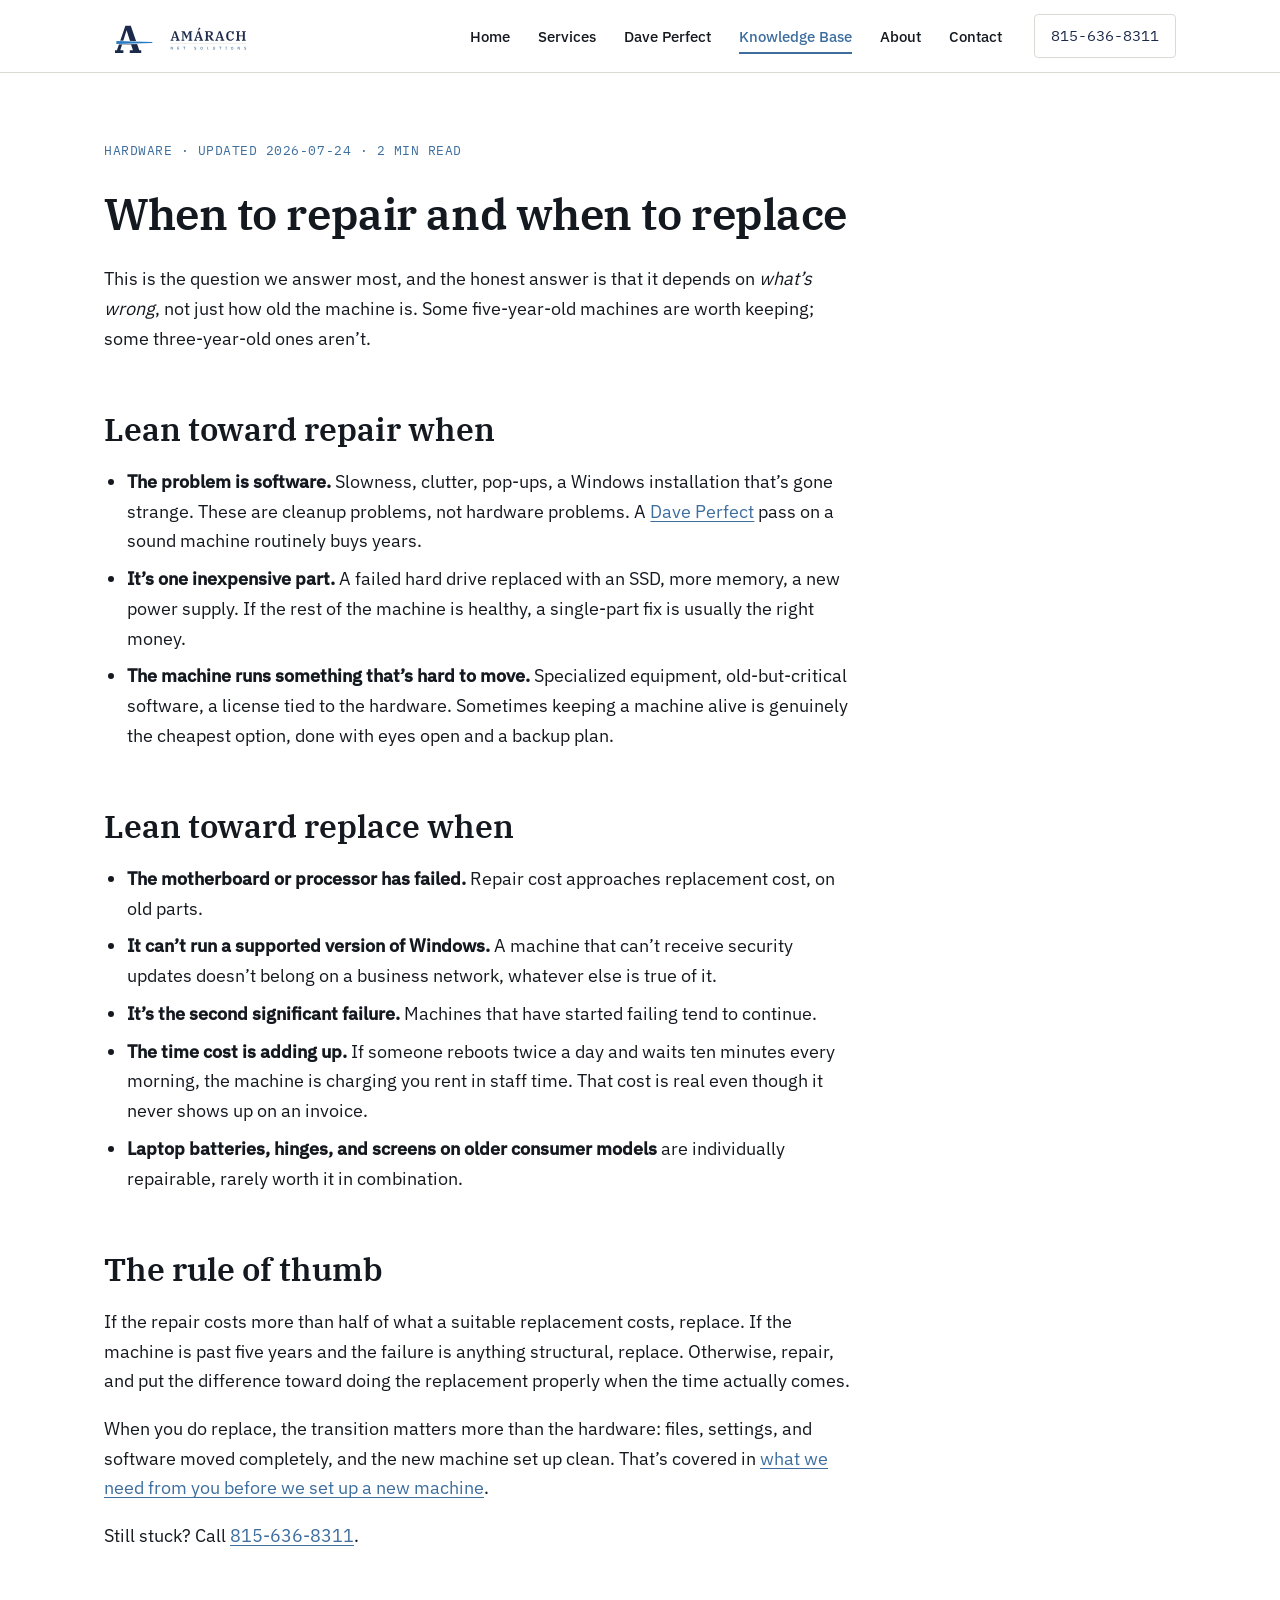
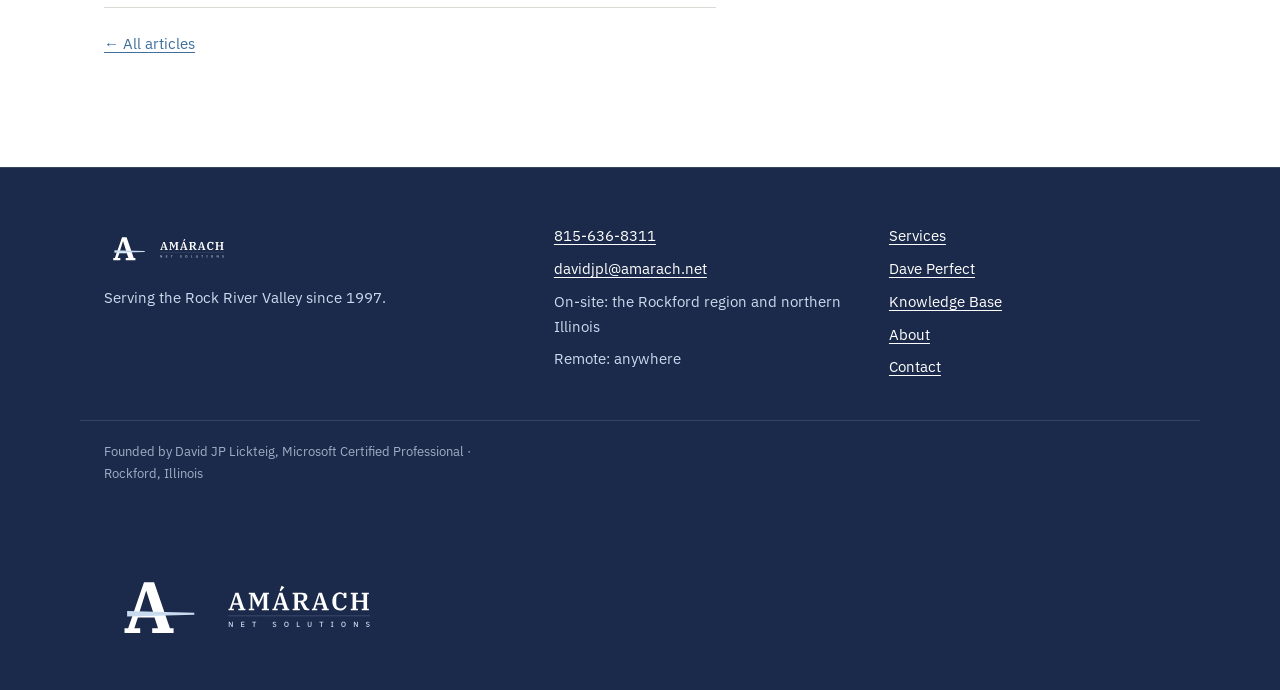
<file: knowledge/repair-or-replace/index.html>
<!DOCTYPE html>
<html lang="en">
<head>
<meta charset="utf-8">
<meta name="viewport" content="width=device-width, initial-scale=1">
<title>When to repair and when to replace | Amárach Net Solutions</title>
<meta name="description" content="Age matters less than what's actually wrong. A framework for the decision.">
<meta property="og:title" content="When to repair and when to replace | Amárach Net Solutions">
<meta property="og:description" content="Age matters less than what's actually wrong. A framework for the decision.">
<meta property="og:type" content="website">
<meta property="og:image" content="https://taipan0319-byte.github.io/Amarach-Website/assets/og-card.png">
<meta property="og:image:width" content="1200">
<meta property="og:image:height" content="630">
<meta name="twitter:card" content="summary_large_image">
<link rel="icon" href="../../brand/icon-favicon.svg" type="image/svg+xml">
<link rel="stylesheet" href="../../css/tokens.css">
<link rel="stylesheet" href="../../css/site.css">
</head>
<body>

<header class="site-header">
  <div class="wrap">
    <a class="logo" href="../../" aria-label="Amárach Net Solutions home">
      <img src="../../brand/logo-horizontal.svg" alt="Amárach Net Solutions" width="760" height="200">
    </a>
    <nav class="site-nav" aria-label="Main">
      <ul>
        <li><a href="../../">Home</a></li>
        <li><a href="../../services/">Services</a></li>
        <li><a href="../../dave-perfect/">Dave Perfect</a></li>
        <li><a href="../../knowledge/" aria-current="page">Knowledge Base</a></li>
        <li><a href="../../about/">About</a></li>
        <li><a href="../../contact/">Contact</a></li>
      </ul>
    </nav>
    <a class="header-phone" href="tel:+18156368311">815-636-8311</a>
  </div>
</header>

<main>

  <article class="section" style="padding-top: calc(var(--section) * 0.7);">
    <div class="wrap">
      <div class="prose">
        <p class="meta article-meta">Hardware &middot; Updated 2026-07-24 &middot; 2 min read</p>
        <h1>When to repair and when to replace</h1>
        <p>This is the question we answer most, and the honest answer is that it depends on <em>what&rsquo;s wrong</em>, not just how old the machine is. Some five-year-old machines are worth keeping; some three-year-old ones aren&rsquo;t.</p>
<h2>Lean toward repair when</h2>
<ul>
<li><strong>The problem is software.</strong> Slowness, clutter, pop-ups, a Windows installation that&rsquo;s gone strange. These are cleanup problems, not hardware problems. A <a href="../../dave-perfect/">Dave Perfect</a> pass on a sound machine routinely buys years.</li>
<li><strong>It&rsquo;s one inexpensive part.</strong> A failed hard drive replaced with an SSD, more memory, a new power supply. If the rest of the machine is healthy, a single-part fix is usually the right money.</li>
<li><strong>The machine runs something that&rsquo;s hard to move.</strong> Specialized equipment, old-but-critical software, a license tied to the hardware. Sometimes keeping a machine alive is genuinely the cheapest option, done with eyes open and a backup plan.</li>
</ul>
<h2>Lean toward replace when</h2>
<ul>
<li><strong>The motherboard or processor has failed.</strong> Repair cost approaches replacement cost, on old parts.</li>
<li><strong>It can&rsquo;t run a supported version of Windows.</strong> A machine that can&rsquo;t receive security updates doesn&rsquo;t belong on a business network, whatever else is true of it.</li>
<li><strong>It&rsquo;s the second significant failure.</strong> Machines that have started failing tend to continue.</li>
<li><strong>The time cost is adding up.</strong> If someone reboots twice a day and waits ten minutes every morning, the machine is charging you rent in staff time. That cost is real even though it never shows up on an invoice.</li>
<li><strong>Laptop batteries, hinges, and screens on older consumer models</strong> are individually repairable, rarely worth it in combination.</li>
</ul>
<h2>The rule of thumb</h2>
<p>If the repair costs more than half of what a suitable replacement costs, replace. If the machine is past five years and the failure is anything structural, replace. Otherwise, repair, and put the difference toward doing the replacement properly when the time actually comes.</p>
<p>When you do replace, the transition matters more than the hardware: files, settings, and software moved completely, and the new machine set up clean. That&rsquo;s covered in <a href="../../knowledge/new-machine-checklist/">what we need from you before we set up a new machine</a>.</p>
<p>Still stuck? Call <a href="tel:+18156368311">815-636-8311</a>.</p>
        <p class="article-foot"><a href="../../knowledge/">&larr; All articles</a></p>
      </div>
    </div>
  </article>

</main>

<footer class="site-footer">
  <div class="wrap">
    <div>
      <a class="logo" href="../../" aria-label="Amárach Net Solutions home">
        <img src="../../brand/logo-horizontal-reversed.svg" alt="Amárach Net Solutions" width="760" height="200">
      </a>
      <p class="tagline">Serving the Rock River Valley since 1997.</p>
    </div>
    <div>
      <ul>
        <li><a href="tel:+18156368311">815-636-8311</a></li>
        <li><a href="mailto:davidjpl@amarach.net">davidjpl@amarach.net</a></li>
        <li>On-site: the Rockford region and northern Illinois</li>
        <li>Remote: anywhere</li>
      </ul>
    </div>
    <div>
      <ul>
        <li><a href="../../services/">Services</a></li>
        <li><a href="../../dave-perfect/">Dave Perfect</a></li>
        <li><a href="../../knowledge/">Knowledge Base</a></li>
        <li><a href="../../about/">About</a></li>
        <li><a href="../../contact/">Contact</a></li>
      </ul>
    </div>
  </div>
  <div class="wrap footer-meta">
    <p>Founded by David JP Lickteig, Microsoft Certified Professional &middot; Rockford, Illinois</p>
  </div>
  <div class="wrap footer-biglogo">
    <img src="../../brand/logo-horizontal-reversed.svg" alt="" aria-hidden="true" width="760" height="200">
  </div>
</footer>

</body>
</html>
</file>
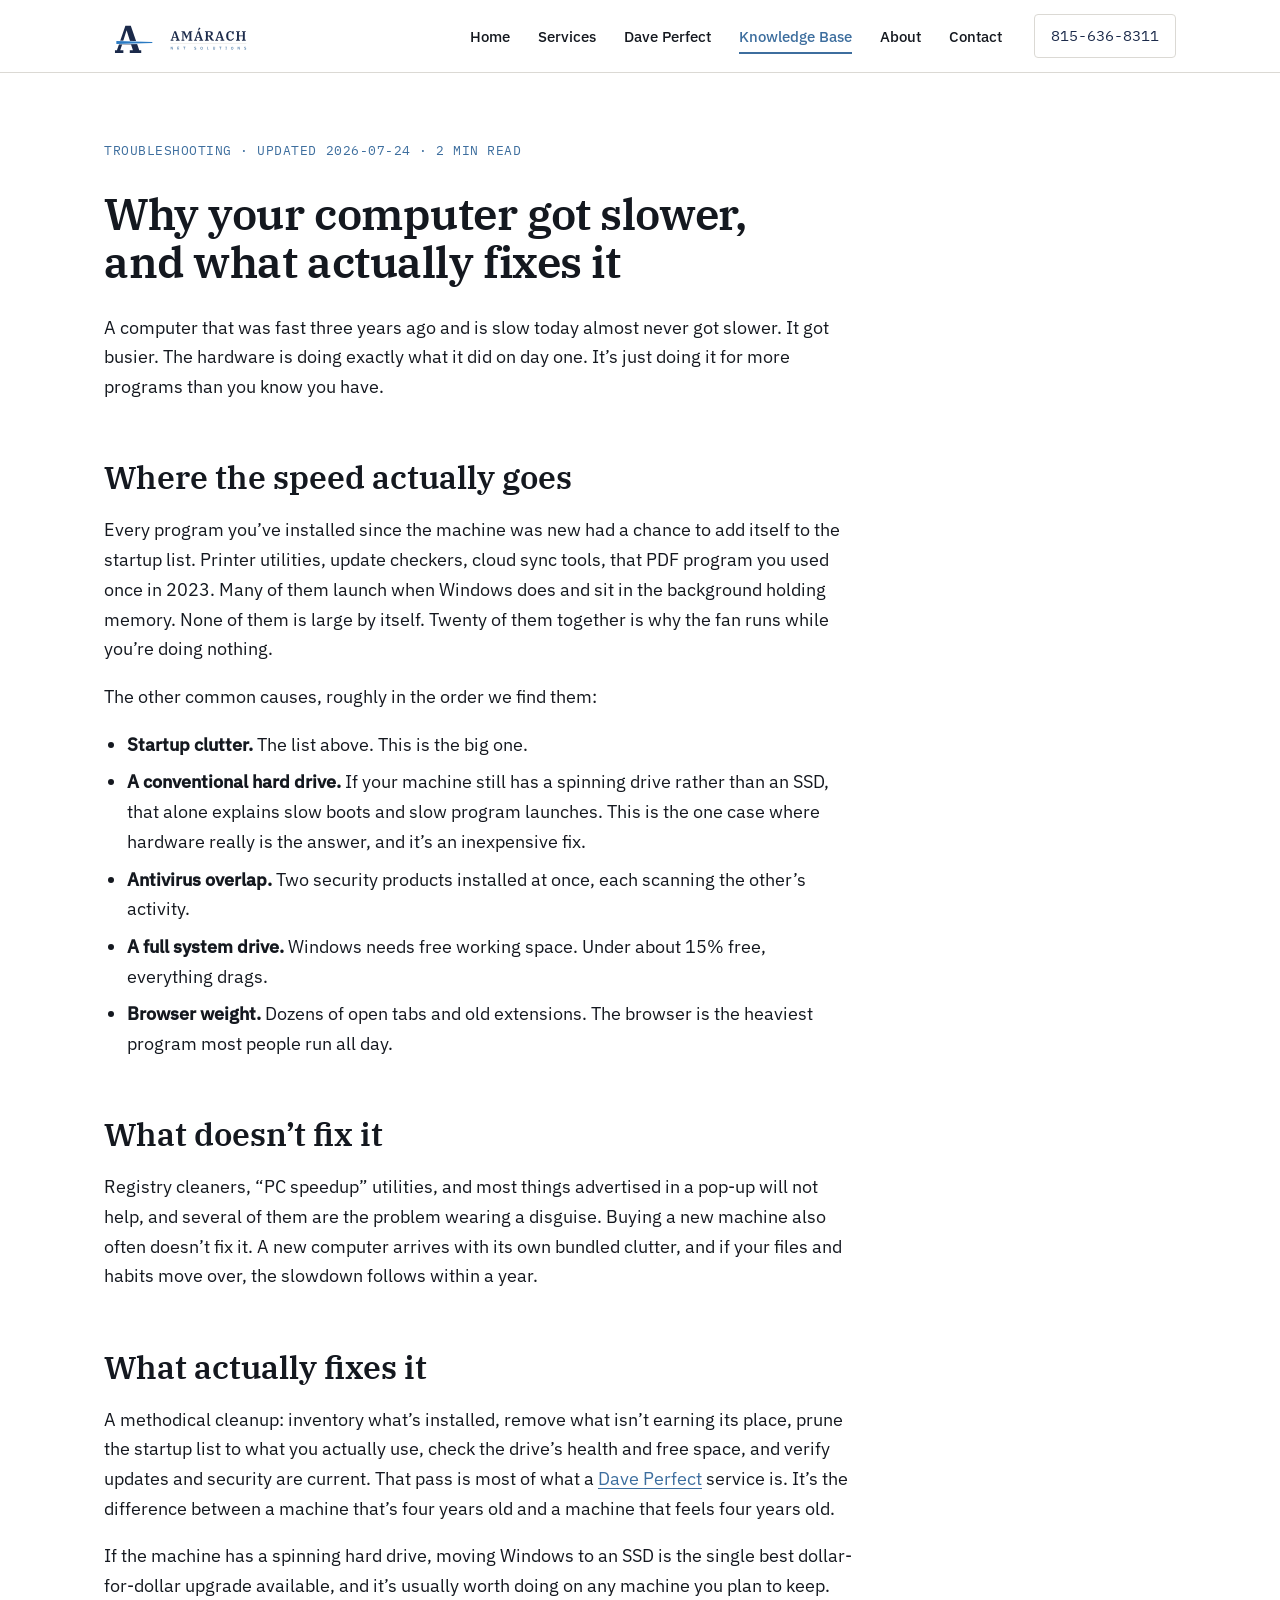
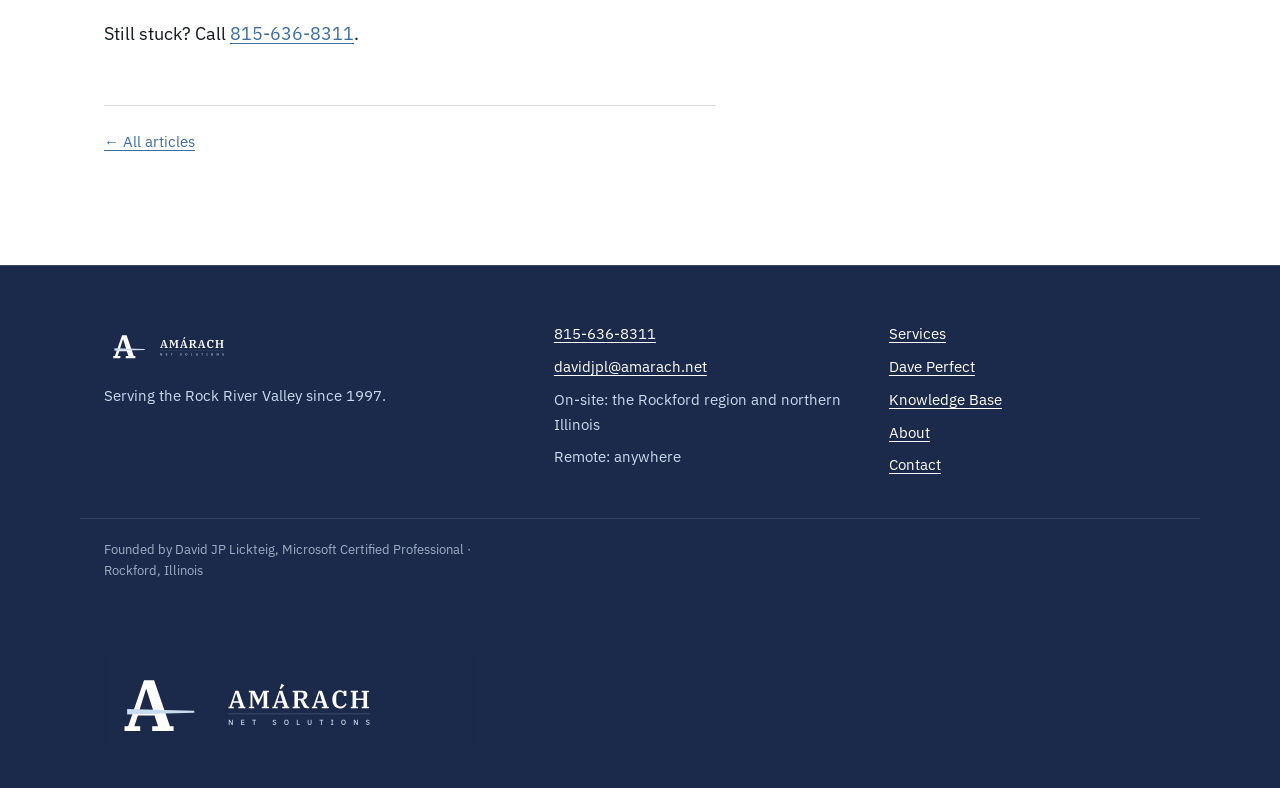
<file: knowledge/why-your-computer-got-slower/index.html>
<!DOCTYPE html>
<html lang="en">
<head>
<meta charset="utf-8">
<meta name="viewport" content="width=device-width, initial-scale=1">
<title>Why your computer got slower, and what actually fixes it | Amárach Net Solutions</title>
<meta name="description" content="Slowness is usually background clutter, not a hardware limit.">
<meta property="og:title" content="Why your computer got slower, and what actually fixes it | Amárach Net Solutions">
<meta property="og:description" content="Slowness is usually background clutter, not a hardware limit.">
<meta property="og:type" content="website">
<meta property="og:image" content="https://taipan0319-byte.github.io/Amarach-Website/assets/og-card.png">
<meta property="og:image:width" content="1200">
<meta property="og:image:height" content="630">
<meta name="twitter:card" content="summary_large_image">
<link rel="icon" href="../../brand/icon-favicon.svg" type="image/svg+xml">
<link rel="stylesheet" href="../../css/tokens.css">
<link rel="stylesheet" href="../../css/site.css">
</head>
<body>

<header class="site-header">
  <div class="wrap">
    <a class="logo" href="../../" aria-label="Amárach Net Solutions home">
      <img src="../../brand/logo-horizontal.svg" alt="Amárach Net Solutions" width="760" height="200">
    </a>
    <nav class="site-nav" aria-label="Main">
      <ul>
        <li><a href="../../">Home</a></li>
        <li><a href="../../services/">Services</a></li>
        <li><a href="../../dave-perfect/">Dave Perfect</a></li>
        <li><a href="../../knowledge/" aria-current="page">Knowledge Base</a></li>
        <li><a href="../../about/">About</a></li>
        <li><a href="../../contact/">Contact</a></li>
      </ul>
    </nav>
    <a class="header-phone" href="tel:+18156368311">815-636-8311</a>
  </div>
</header>

<main>

  <article class="section" style="padding-top: calc(var(--section) * 0.7);">
    <div class="wrap">
      <div class="prose">
        <p class="meta article-meta">Troubleshooting &middot; Updated 2026-07-24 &middot; 2 min read</p>
        <h1>Why your computer got slower, and what actually fixes it</h1>
        <p>A computer that was fast three years ago and is slow today almost never got slower. It got busier. The hardware is doing exactly what it did on day one. It&rsquo;s just doing it for more programs than you know you have.</p>
<h2>Where the speed actually goes</h2>
<p>Every program you&rsquo;ve installed since the machine was new had a chance to add itself to the startup list. Printer utilities, update checkers, cloud sync tools, that PDF program you used once in 2023. Many of them launch when Windows does and sit in the background holding memory. None of them is large by itself. Twenty of them together is why the fan runs while you&rsquo;re doing nothing.</p>
<p>The other common causes, roughly in the order we find them:</p>
<ul>
<li><strong>Startup clutter.</strong> The list above. This is the big one.</li>
<li><strong>A conventional hard drive.</strong> If your machine still has a spinning drive rather than an SSD, that alone explains slow boots and slow program launches. This is the one case where hardware really is the answer, and it&rsquo;s an inexpensive fix.</li>
<li><strong>Antivirus overlap.</strong> Two security products installed at once, each scanning the other&rsquo;s activity.</li>
<li><strong>A full system drive.</strong> Windows needs free working space. Under about 15% free, everything drags.</li>
<li><strong>Browser weight.</strong> Dozens of open tabs and old extensions. The browser is the heaviest program most people run all day.</li>
</ul>
<h2>What doesn&rsquo;t fix it</h2>
<p>Registry cleaners, &ldquo;PC speedup&rdquo; utilities, and most things advertised in a pop-up will not help, and several of them are the problem wearing a disguise. Buying a new machine also often doesn&rsquo;t fix it. A new computer arrives with its own bundled clutter, and if your files and habits move over, the slowdown follows within a year.</p>
<h2>What actually fixes it</h2>
<p>A methodical cleanup: inventory what&rsquo;s installed, remove what isn&rsquo;t earning its place, prune the startup list to what you actually use, check the drive&rsquo;s health and free space, and verify updates and security are current. That pass is most of what a <a href="../../dave-perfect/">Dave Perfect</a> service is. It&rsquo;s the difference between a machine that&rsquo;s four years old and a machine that feels four years old.</p>
<p>If the machine has a spinning hard drive, moving Windows to an SSD is the single best dollar-for-dollar upgrade available, and it&rsquo;s usually worth doing on any machine you plan to keep.</p>
<p>Still stuck? Call <a href="tel:+18156368311">815-636-8311</a>.</p>
        <p class="article-foot"><a href="../../knowledge/">&larr; All articles</a></p>
      </div>
    </div>
  </article>

</main>

<footer class="site-footer">
  <div class="wrap">
    <div>
      <a class="logo" href="../../" aria-label="Amárach Net Solutions home">
        <img src="../../brand/logo-horizontal-reversed.svg" alt="Amárach Net Solutions" width="760" height="200">
      </a>
      <p class="tagline">Serving the Rock River Valley since 1997.</p>
    </div>
    <div>
      <ul>
        <li><a href="tel:+18156368311">815-636-8311</a></li>
        <li><a href="mailto:davidjpl@amarach.net">davidjpl@amarach.net</a></li>
        <li>On-site: the Rockford region and northern Illinois</li>
        <li>Remote: anywhere</li>
      </ul>
    </div>
    <div>
      <ul>
        <li><a href="../../services/">Services</a></li>
        <li><a href="../../dave-perfect/">Dave Perfect</a></li>
        <li><a href="../../knowledge/">Knowledge Base</a></li>
        <li><a href="../../about/">About</a></li>
        <li><a href="../../contact/">Contact</a></li>
      </ul>
    </div>
  </div>
  <div class="wrap footer-meta">
    <p>Founded by David JP Lickteig, Microsoft Certified Professional &middot; Rockford, Illinois</p>
  </div>
  <div class="wrap footer-biglogo">
    <img src="../../brand/logo-horizontal-reversed.svg" alt="" aria-hidden="true" width="760" height="200">
  </div>
</footer>

</body>
</html>
</file>
<file: css/tokens.css>
/* Amárach Net Solutions | design tokens */

@font-face {
  font-family: "IBM Plex Serif";
  font-weight: 600;
  font-style: normal;
  font-display: swap;
  src: url("../fonts/plex-serif-600.woff2") format("woff2");
}
@font-face {
  font-family: "IBM Plex Sans";
  font-weight: 400;
  font-style: normal;
  font-display: swap;
  src: url("../fonts/plex-sans-400.woff2") format("woff2");
}
@font-face {
  font-family: "IBM Plex Sans";
  font-weight: 500;
  font-style: normal;
  font-display: swap;
  src: url("../fonts/plex-sans-500.woff2") format("woff2");
}
@font-face {
  font-family: "IBM Plex Mono";
  font-weight: 400;
  font-style: normal;
  font-display: swap;
  src: url("../fonts/plex-mono-400.woff2") format("woff2");
}

:root {
  /* color */
  --ink:   #14181F;
  --navy:  #1B2A4A;
  --blue:  #3D6E9E;
  --shirt: #C9DCEF;
  --paper: #FFFFFF;
  --band:  #F4F2EE;
  --rule:  #DBD9D4;
  --seal:  #2F6F4E;

  /* type */
  --serif: "IBM Plex Serif", Georgia, serif;
  --sans:  "IBM Plex Sans", -apple-system, "Segoe UI", sans-serif;
  --mono:  "IBM Plex Mono", "Consolas", monospace;

  --fs-h1: clamp(2rem, 5.2vw, 2.75rem);   /* 44 */
  --fs-h2: clamp(1.5rem, 3.4vw, 2rem);    /* 32 */
  --fs-h3: 1.5rem;                        /* 24 */
  --fs-body: 1.125rem;                    /* 18 */
  --fs-small: 0.9375rem;                  /* 15 */
  --fs-meta: 0.8125rem;                   /* 13 */

  /* layout */
  --max: 1120px;
  --measure: 68ch;
  --section: 96px;
  --radius: 4px;
  --shadow: 0 1px 3px rgba(20, 24, 31, 0.08);
}

@media (max-width: 700px) {
  :root { --section: 56px; }
}
</file>
<file: css/site.css>
/* Amárach Net Solutions | base styles */

*, *::before, *::after { box-sizing: border-box; }

html { scroll-behavior: smooth; }
@media (prefers-reduced-motion: reduce) {
  html { scroll-behavior: auto; }
  *, *::before, *::after { transition: none !important; animation: none !important; }
}

body {
  margin: 0;
  font-family: var(--sans);
  font-size: var(--fs-body);
  line-height: 1.65;
  color: var(--ink);
  background: var(--paper);
  -webkit-font-smoothing: antialiased;
}

h1, h2, h3 {
  font-family: var(--serif);
  font-weight: 600;
  line-height: 1.15;
  margin: 0 0 0.6em;
  text-wrap: balance;
}
h1 { font-size: var(--fs-h1); letter-spacing: -0.01em; line-height: 1.1; }
h2 { font-size: var(--fs-h2); }
h3 { font-size: var(--fs-h3); }

p { margin: 0 0 1em; max-width: var(--measure); }

a { color: var(--blue); text-decoration-thickness: 1px; text-underline-offset: 3px; transition: color 150ms; }
a:hover { color: var(--navy); }
a:focus-visible, button:focus-visible {
  outline: 2px solid var(--blue);
  outline-offset: 3px;
  border-radius: 2px;
}

img { max-width: 100%; height: auto; display: block; }

.wrap { max-width: var(--max); margin: 0 auto; padding: 0 24px; }

.meta {
  font-family: var(--mono);
  font-size: var(--fs-meta);
  letter-spacing: 0.04em;
  text-transform: uppercase;
}

/* ---- header ---- */

.site-header {
  border-bottom: 1px solid var(--rule);
  background: var(--paper);
}
.site-header .wrap {
  display: flex;
  align-items: center;
  gap: 32px;
  min-height: 72px;
}
.site-header .logo { flex: 0 0 auto; display: block; }
.site-header .logo svg, .site-header .logo img { height: 52px; width: auto; display: block; }

.site-nav { margin-left: auto; }
.site-nav ul {
  list-style: none; margin: 0; padding: 0;
  display: flex; gap: 28px;
}
.site-nav a {
  font-size: var(--fs-small);
  font-weight: 500;
  color: var(--ink);
  text-decoration: none;
  padding: 6px 0;
  border-bottom: 2px solid transparent;
  transition: color 150ms, border-color 150ms;
}
.site-nav a:hover { color: var(--blue); }
.site-nav a[aria-current="page"] { color: var(--blue); border-bottom-color: var(--blue); }

.header-phone {
  font-family: var(--mono);
  font-size: var(--fs-small);
  font-weight: 400;
  color: var(--navy);
  text-decoration: none;
  white-space: nowrap;
  border: 1px solid var(--rule);
  border-radius: var(--radius);
  padding: 9px 16px;
  transition: border-color 150ms, background 150ms;
}
.header-phone:hover { border-color: var(--blue); background: var(--shirt); color: var(--navy); }

@media (max-width: 860px) {
  .site-nav ul { gap: 18px; }
}
@media (max-width: 700px) {
  .site-header .wrap { flex-wrap: wrap; padding-top: 12px; padding-bottom: 12px; gap: 12px 16px; }
  .site-nav { order: 3; width: 100%; margin-left: 0; overflow-x: auto; }
  .header-phone { margin-left: auto; }
}

/* ---- sections ---- */

.section { padding: var(--section) 0; }
.section--band { background: var(--band); }
.section--navy { background: var(--navy); color: var(--paper); }

/* ---- buttons ---- */

.btn {
  display: inline-block;
  font-family: var(--sans);
  font-size: var(--fs-small);
  font-weight: 500;
  text-decoration: none;
  border-radius: var(--radius);
  padding: 13px 24px;
  transition: background 150ms, color 150ms, border-color 150ms;
}
.btn--primary { background: var(--navy); color: var(--paper); border: 1px solid var(--navy); }
.btn--primary:hover { background: var(--blue); border-color: var(--blue); color: var(--paper); }
.btn--ghost { background: transparent; color: var(--navy); border: 1px solid var(--rule); }
.btn--ghost:hover { border-color: var(--blue); color: var(--blue); }

/* ---- hero ---- */

.hero { padding: calc(var(--section) * 0.85) 0 var(--section); }
.hero .wrap {
  display: grid;
  grid-template-columns: minmax(0, 7fr) minmax(0, 4fr);
  gap: 64px;
  align-items: center;
}
.hero h1 { margin-bottom: 0.5em; }
.hero .lede { font-size: var(--fs-body); max-width: 52ch; }
.hero-cta { display: flex; gap: 14px; flex-wrap: wrap; margin-top: 28px; }
.hero-photo img {
  border-radius: var(--radius);
  box-shadow: var(--shadow);
}
@media (max-width: 820px) {
  .hero .wrap { grid-template-columns: 1fr; gap: 40px; }
  .hero-photo { max-width: 340px; }
}

.proof-strip {
  border-top: 1px solid var(--rule);
  border-bottom: 1px solid var(--rule);
  padding: 14px 0;
}
.proof-strip .wrap {
  display: flex; flex-wrap: wrap; gap: 8px 40px;
  color: var(--navy);
}
.proof-strip span { white-space: nowrap; }

/* ---- positioning ---- */

.positioning h2 { max-width: 24ch; }
.positioning p { font-size: var(--fs-body); }

/* ---- pillars ---- */

.pillars {
  display: grid;
  grid-template-columns: repeat(3, 1fr);
  gap: 48px;
  margin-top: 48px;
}
.pillar { border-top: 2px solid var(--navy); padding-top: 20px; }
.pillar h3 { font-size: 1.25rem; margin-bottom: 0.4em; }
.pillar p { font-size: var(--fs-small); margin: 0; }
@media (max-width: 820px) {
  .pillars { grid-template-columns: 1fr; gap: 32px; }
}

/* ---- dave perfect teaser ---- */

.dp-teaser .wrap {
  display: grid;
  grid-template-columns: 200px minmax(0, 1fr);
  gap: 64px;
  align-items: start;
}
.dp-teaser .seal { width: 180px; height: 180px; }
.dp-quote {
  font-family: var(--serif);
  font-weight: 600;
  font-size: 1.375rem;
  line-height: 1.4;
  color: var(--navy);
  border-left: 3px solid var(--seal);
  margin: 1.2em 0;
  padding: 4px 0 4px 22px;
  max-width: 44ch;
}
@media (max-width: 700px) {
  .dp-teaser .wrap { grid-template-columns: 1fr; gap: 28px; }
  .dp-teaser .seal { width: 132px; height: 132px; }
}

/* ---- who ---- */

.who p { font-size: var(--fs-body); }

/* ---- closing cta ---- */

.closing { text-align: left; }
.closing .wrap { max-width: 800px; }
.closing p { color: var(--shirt); font-size: var(--fs-body); }
.closing .phone-big {
  font-family: var(--serif);
  font-weight: 600;
  font-size: clamp(1.75rem, 4.5vw, 2.5rem);
  color: var(--paper);
  text-decoration: none;
  letter-spacing: 0.01em;
}
.closing .phone-big:hover { color: var(--shirt); }

/* ---- footer ---- */

.site-footer {
  background: var(--navy);
  color: var(--shirt);
  border-top: 1px solid rgba(255,255,255,0.12);
  padding: 56px 0 40px;
  font-size: var(--fs-small);
}
.site-footer .wrap {
  display: grid;
  grid-template-columns: minmax(0, 1.4fr) minmax(0, 1fr) minmax(0, 1fr);
  gap: 48px;
}
.site-footer .logo img, .site-footer .logo svg { height: 44px; width: auto; }
.site-footer a { color: var(--paper); }
.site-footer a:hover { color: var(--shirt); }
.site-footer ul { list-style: none; margin: 0; padding: 0; display: grid; gap: 8px; }
.site-footer .tagline { margin-top: 18px; color: var(--shirt); }
.footer-meta {
  margin-top: 40px;
  padding-top: 20px;
  border-top: 1px solid rgba(255,255,255,0.12);
  color: rgba(201, 220, 239, 0.75);
  font-size: var(--fs-meta);
}
@media (max-width: 700px) {
  .site-footer .wrap { grid-template-columns: 1fr; gap: 32px; }
}

/* ---- interior pages ---- */

.page-hero { padding: calc(var(--section) * 0.7) 0 calc(var(--section) * 0.5); }
.page-hero .kicker { color: var(--blue); margin-bottom: 14px; }
.page-hero h1 { margin-bottom: 0.35em; }
.page-hero .lede { font-size: var(--fs-body); max-width: 56ch; margin: 0; }

.prose { max-width: var(--measure); }
.prose h2 { margin-top: 1.8em; }
.prose h3 { margin-top: 1.4em; font-size: 1.25rem; }
.prose ul, .prose ol { max-width: var(--measure); padding-left: 1.3em; margin: 0 0 1.2em; }
.prose li { margin-bottom: 0.45em; }
.prose code {
  font-family: var(--mono);
  font-size: 0.85em;
  background: var(--band);
  border: 1px solid var(--rule);
  border-radius: 3px;
  padding: 0.1em 0.4em;
  white-space: nowrap;
}
.prose pre {
  background: var(--band);
  border: 1px solid var(--rule);
  border-radius: var(--radius);
  padding: 16px 20px;
  overflow-x: auto;
  font-family: var(--mono);
  font-size: var(--fs-small);
  line-height: 1.6;
}
.prose pre code { background: none; border: 0; padding: 0; white-space: pre; }
.prose blockquote {
  font-family: var(--serif);
  font-weight: 600;
  font-size: 1.25rem;
  line-height: 1.45;
  color: var(--navy);
  border-left: 3px solid var(--blue);
  margin: 1.4em 0;
  padding: 4px 0 4px 22px;
}

/* services */
.service-block { border-top: 1px solid var(--rule); padding: 40px 0; }
.service-block:first-of-type { border-top: 0; padding-top: 0; }
.service-block h2 { margin-bottom: 0.4em; }

/* dave perfect checklist */
.dp-steps { counter-reset: step; list-style: none; padding: 0; margin: 2em 0; max-width: var(--measure); }
.dp-steps li {
  counter-increment: step;
  position: relative;
  padding: 0 0 22px 58px;
  margin: 0;
}
.dp-steps li::before {
  content: counter(step);
  position: absolute; left: 0; top: -2px;
  width: 36px; height: 36px;
  border: 1.5px solid var(--seal);
  border-radius: 50%;
  color: var(--seal);
  font-family: var(--mono);
  font-size: var(--fs-small);
  display: flex; align-items: center; justify-content: center;
}
.dp-steps li:not(:last-child)::after {
  content: "";
  position: absolute; left: 18px; top: 38px; bottom: 2px;
  width: 1px; background: var(--rule);
}

/* knowledge base */
.kb-filters { display: flex; flex-wrap: wrap; gap: 8px 20px; margin: 24px 0 8px; }
.kb-filters a { font-size: var(--fs-small); font-weight: 500; text-decoration: none; }
.kb-filters a[aria-current="true"] { color: var(--navy); border-bottom: 2px solid var(--navy); }
.kb-list { list-style: none; margin: 32px 0 0; padding: 0; display: grid; gap: 0; }
.kb-card { border-top: 1px solid var(--rule); padding: 26px 0; }
.kb-card h2 { font-size: 1.375rem; margin-bottom: 0.3em; }
.kb-card h2 a { color: var(--navy); text-decoration: none; }
.kb-card h2 a:hover { color: var(--blue); }
.kb-card p { margin: 0 0 10px; font-size: var(--fs-small); }
.kb-card .meta { color: var(--blue); }

.article-meta { color: var(--blue); margin-bottom: 28px; }
.article-foot {
  border-top: 1px solid var(--rule);
  margin-top: 56px; padding-top: 24px;
  font-size: var(--fs-small);
}

/* contact */
.contact-grid { display: grid; grid-template-columns: minmax(0,1fr) minmax(0,1.2fr); gap: 64px; align-items: start; }
@media (max-width: 820px) { .contact-grid { grid-template-columns: 1fr; gap: 40px; } }
.contact-phone {
  font-family: var(--serif); font-weight: 600;
  font-size: clamp(1.6rem, 3.6vw, 2.1rem);
  color: var(--navy); text-decoration: none;
}
.contact-phone:hover { color: var(--blue); }
.contact-facts { list-style: none; margin: 24px 0 0; padding: 0; display: grid; gap: 14px; font-size: var(--fs-small); }
.contact-facts .meta { display: block; color: var(--blue); margin-bottom: 2px; }

.form-grid { display: grid; grid-template-columns: 1fr 1fr; gap: 18px; }
.form-grid .full { grid-column: 1 / -1; }
@media (max-width: 560px) { .form-grid { grid-template-columns: 1fr; } }
label { display: block; font-size: var(--fs-small); font-weight: 500; margin-bottom: 6px; }
input, textarea {
  width: 100%;
  font: inherit; font-size: var(--fs-small);
  color: var(--ink);
  background: var(--paper);
  border: 1px solid var(--rule);
  border-radius: var(--radius);
  padding: 11px 12px;
  transition: border-color 150ms;
}
input:focus, textarea:focus { outline: 2px solid var(--blue); outline-offset: 1px; border-color: var(--blue); }
.hp { position: absolute; left: -9999px; }

/* dave perfect page hero */
.dp-hero-grid { display: grid; grid-template-columns: minmax(0, 1fr) auto; gap: 48px; align-items: center; }
.dp-hero-seal { width: 180px; height: 180px; }
@media (max-width: 700px) {
  .dp-hero-grid { grid-template-columns: 1fr; gap: 28px; }
  .dp-hero-seal { width: 132px; height: 132px; order: -1; }
}

/* hero photo caption */
.photo-caption { color: var(--blue); margin: 12px 0 0; }
@media (max-width: 700px) {
  .site-header .logo svg, .site-header .logo img { height: 42px; }
}

/* closing band logo */
.closing-logo { height: 140px; width: auto; margin-bottom: 32px; }

/* big brand mark at the very bottom of the footer */
.footer-biglogo { margin-top: 56px; }
.footer-biglogo img { width: min(720px, 92%); height: auto; }
</file>
